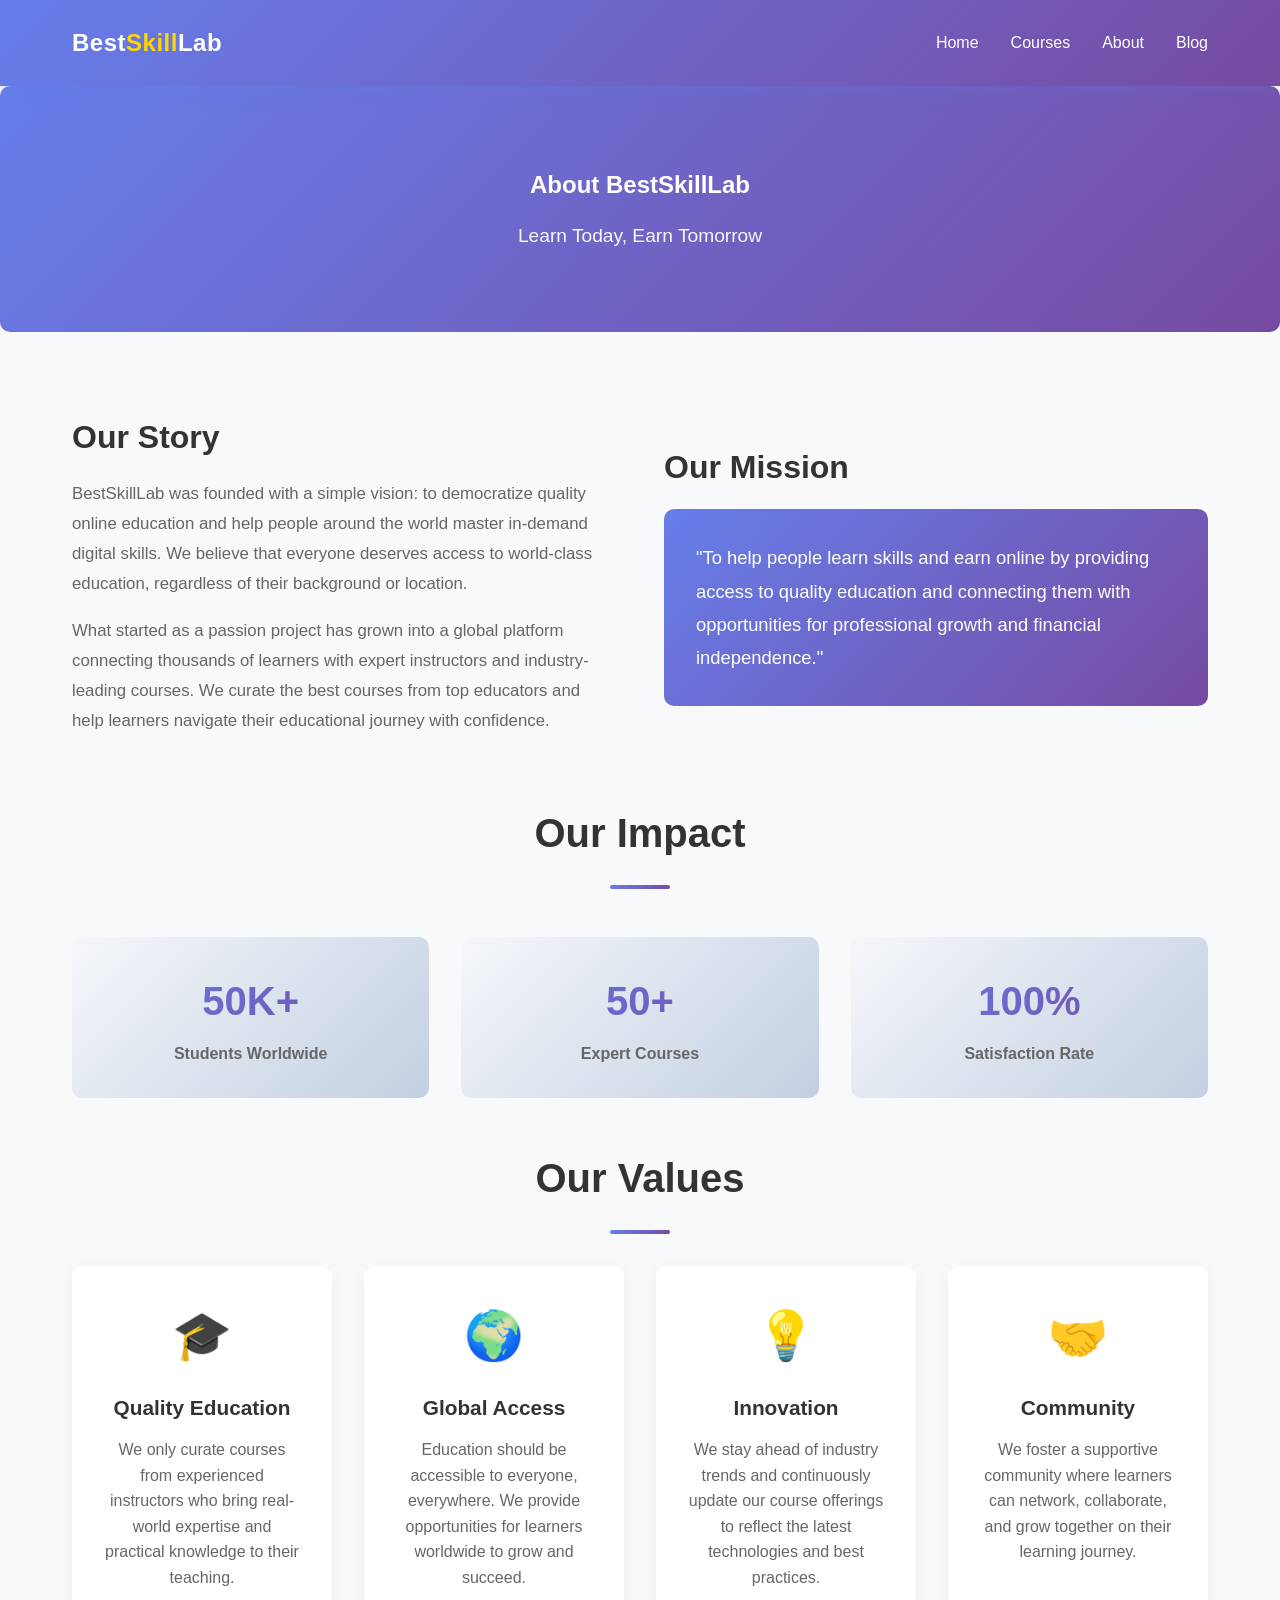
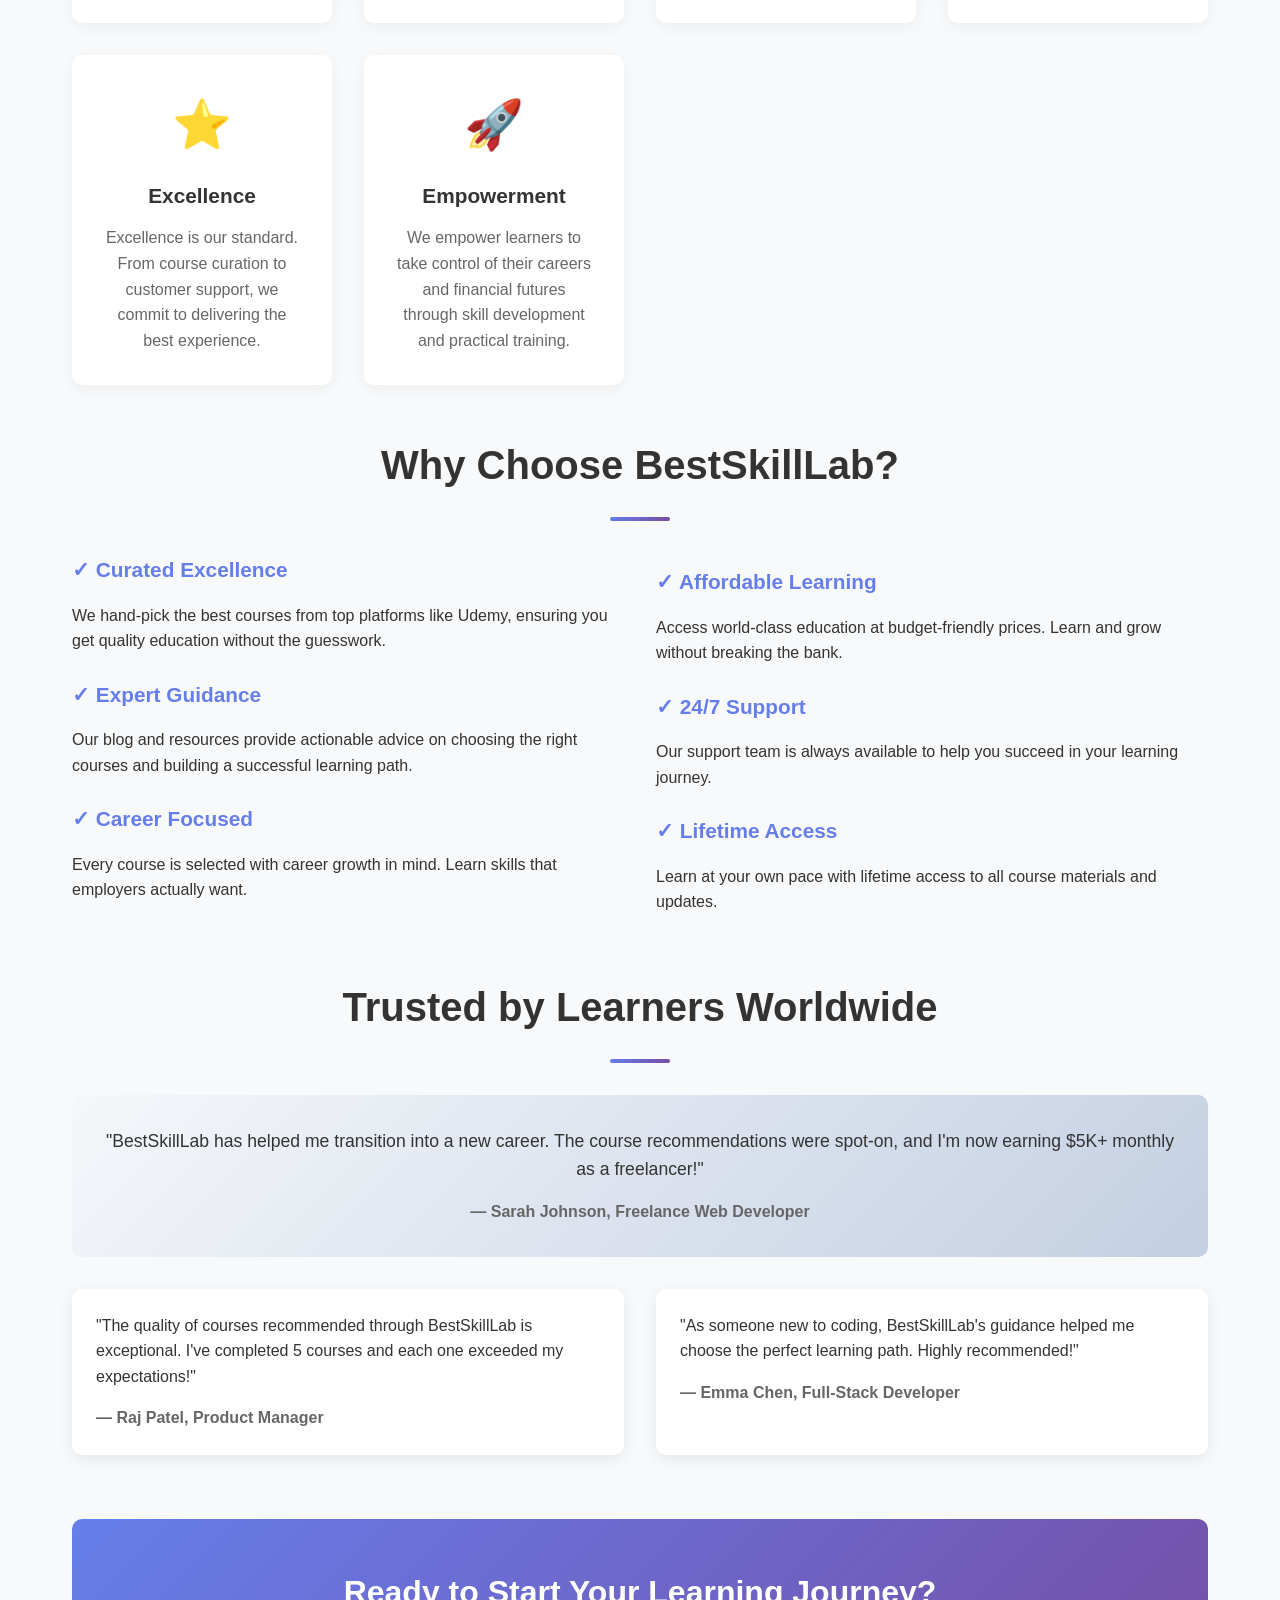
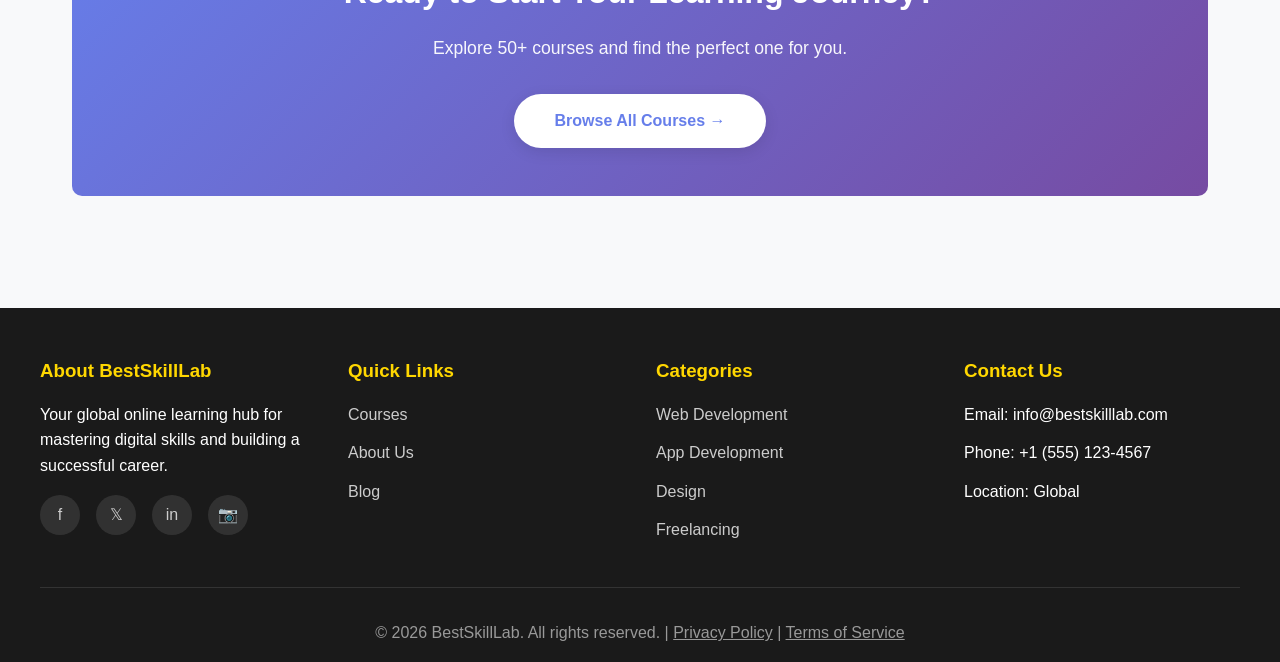
<file: about.html>
<!DOCTYPE html>
<html lang="en">
<head>
    <meta charset="UTF-8">
    <meta name="viewport" content="width=device-width, initial-scale=1.0">
    <meta name="description" content="About BestSkillLab - Our mission is to help people learn skills and earn online. Global online learning hub for digital skills.">
    <meta name="keywords" content="about BestSkillLab, online learning, skill development, mission, vision">
    <meta name="author" content="BestSkillLab">
    <meta property="og:title" content="About BestSkillLab">
    <meta property="og:description" content="Learn about BestSkillLab mission and our commitment to quality education">
    <title>About Us - BestSkillLab | Learn Today, Earn Tomorrow</title>
    <link rel="stylesheet" href="css/styles.css">
</head>
<body>
    <!-- HEADER & NAVBAR -->
    <header>
        <nav>
            <a href="index.html" class="logo">Best<span>Skill</span>Lab</a>
            <ul class="nav-menu">
                <li><a href="index.html">Home</a></li>
                <li><a href="courses.html">Courses</a></li>
                <li><a href="about.html">About</a></li>
                <li><a href="blog.html">Blog</a></li>
            </ul>
            <div class="hamburger">
                <span></span>
                <span></span>
                <span></span>
            </div>
        </nav>
    </header>

    <!-- ABOUT HERO -->
    <section class="about-hero">
        <div class="about-container">
            <h1>About BestSkillLab</h1>
            <p style="font-size: 1.2rem; margin-top: 1rem; opacity: 0.95;">Learn Today, Earn Tomorrow</p>
        </div>
    </section>

    <!-- MAIN ABOUT CONTENT -->
    <section class="about-container">
        <div class="about-content">
            <div>
                <h2>Our Story</h2>
                <p>
                    BestSkillLab was founded with a simple vision: to democratize quality online education and help people around the world master in-demand digital skills. We believe that everyone deserves access to world-class education, regardless of their background or location.
                </p>
                <p>
                    What started as a passion project has grown into a global platform connecting thousands of learners with expert instructors and industry-leading courses. We curate the best courses from top educators and help learners navigate their educational journey with confidence.
                </p>
            </div>
            <div>
                <h2>Our Mission</h2>
                <p style="background: linear-gradient(135deg, #667eea 0%, #764ba2 100%); color: white; padding: 2rem; border-radius: 10px; font-size: 1.15rem; font-weight: 500;">
                    "To help people learn skills and earn online by providing access to quality education and connecting them with opportunities for professional growth and financial independence."
                </p>
            </div>
        </div>

        <!-- STATS SECTION -->
        <h2 class="section-title" style="margin-top: 3rem;">Our Impact</h2>
        <div class="about-stats">
            <div class="stat-box">
                <div class="stat-number">50K+</div>
                <div class="stat-label">Students Worldwide</div>
            </div>
            <div class="stat-box">
                <div class="stat-number">50+</div>
                <div class="stat-label">Expert Courses</div>
            </div>
            <div class="stat-box">
                <div class="stat-number">100%</div>
                <div class="stat-label">Satisfaction Rate</div>
            </div>
        </div>

        <!-- VALUES SECTION -->
        <h2 class="section-title" style="margin-top: 3rem;">Our Values</h2>
        <div class="benefits-grid" style="margin-top: 2rem;">
            <div class="benefit-card">
                <div class="benefit-icon">🎓</div>
                <h3>Quality Education</h3>
                <p>We only curate courses from experienced instructors who bring real-world expertise and practical knowledge to their teaching.</p>
            </div>
            <div class="benefit-card">
                <div class="benefit-icon">🌍</div>
                <h3>Global Access</h3>
                <p>Education should be accessible to everyone, everywhere. We provide opportunities for learners worldwide to grow and succeed.</p>
            </div>
            <div class="benefit-card">
                <div class="benefit-icon">💡</div>
                <h3>Innovation</h3>
                <p>We stay ahead of industry trends and continuously update our course offerings to reflect the latest technologies and best practices.</p>
            </div>
            <div class="benefit-card">
                <div class="benefit-icon">🤝</div>
                <h3>Community</h3>
                <p>We foster a supportive community where learners can network, collaborate, and grow together on their learning journey.</p>
            </div>
            <div class="benefit-card">
                <div class="benefit-icon">⭐</div>
                <h3>Excellence</h3>
                <p>Excellence is our standard. From course curation to customer support, we commit to delivering the best experience.</p>
            </div>
            <div class="benefit-card">
                <div class="benefit-icon">🚀</div>
                <h3>Empowerment</h3>
                <p>We empower learners to take control of their careers and financial futures through skill development and practical training.</p>
            </div>
        </div>

        <!-- WHY CHOOSE US -->
        <h2 class="section-title" style="margin-top: 3rem;">Why Choose BestSkillLab?</h2>
        <div style="display: grid; grid-template-columns: 1fr 1fr; gap: 2rem; margin-top: 2rem; align-items: center;">
            <div>
                <h3 style="font-size: 1.3rem; color: #667eea; margin-bottom: 1rem;">✓ Curated Excellence</h3>
                <p style="margin-bottom: 1.5rem;">We hand-pick the best courses from top platforms like Udemy, ensuring you get quality education without the guesswork.</p>

                <h3 style="font-size: 1.3rem; color: #667eea; margin-bottom: 1rem;">✓ Expert Guidance</h3>
                <p style="margin-bottom: 1.5rem;">Our blog and resources provide actionable advice on choosing the right courses and building a successful learning path.</p>

                <h3 style="font-size: 1.3rem; color: #667eea; margin-bottom: 1rem;">✓ Career Focused</h3>
                <p style="margin-bottom: 1.5rem;">Every course is selected with career growth in mind. Learn skills that employers actually want.</p>
            </div>
            <div>
                <h3 style="font-size: 1.3rem; color: #667eea; margin-bottom: 1rem;">✓ Affordable Learning</h3>
                <p style="margin-bottom: 1.5rem;">Access world-class education at budget-friendly prices. Learn and grow without breaking the bank.</p>

                <h3 style="font-size: 1.3rem; color: #667eea; margin-bottom: 1rem;">✓ 24/7 Support</h3>
                <p style="margin-bottom: 1.5rem;">Our support team is always available to help you succeed in your learning journey.</p>

                <h3 style="font-size: 1.3rem; color: #667eea; margin-bottom: 1rem;">✓ Lifetime Access</h3>
                <p>Learn at your own pace with lifetime access to all course materials and updates.</p>
            </div>
        </div>

        <!-- TRUST BUILDING SECTION -->
        <h2 class="section-title" style="margin-top: 3rem;">Trusted by Learners Worldwide</h2>
        <div style="background: linear-gradient(135deg, #f5f7fa 0%, #c3cfe2 100%); padding: 2rem; border-radius: 10px; margin-top: 2rem; text-align: center;">
            <p style="font-size: 1.1rem; color: #333; margin-bottom: 1rem;">
                "BestSkillLab has helped me transition into a new career. The course recommendations were spot-on, and I'm now earning $5K+ monthly as a freelancer!"
            </p>
            <p style="color: #666; font-weight: 600;">— Sarah Johnson, Freelance Web Developer</p>
        </div>

        <div style="display: grid; grid-template-columns: 1fr 1fr; gap: 2rem; margin-top: 2rem;">
            <div style="background: white; padding: 1.5rem; border-radius: 10px; box-shadow: 0 4px 15px rgba(0,0,0,0.08);">
                <p style="font-size: 1rem; color: #333; margin-bottom: 1rem;">
                    "The quality of courses recommended through BestSkillLab is exceptional. I've completed 5 courses and each one exceeded my expectations!"
                </p>
                <p style="color: #666; font-weight: 600;">— Raj Patel, Product Manager</p>
            </div>
            <div style="background: white; padding: 1.5rem; border-radius: 10px; box-shadow: 0 4px 15px rgba(0,0,0,0.08);">
                <p style="font-size: 1rem; color: #333; margin-bottom: 1rem;">
                    "As someone new to coding, BestSkillLab's guidance helped me choose the perfect learning path. Highly recommended!"
                </p>
                <p style="color: #666; font-weight: 600;">— Emma Chen, Full-Stack Developer</p>
            </div>
        </div>

        <!-- CTA SECTION -->
        <div style="text-align: center; margin-top: 4rem; padding: 3rem; background: linear-gradient(135deg, #667eea 0%, #764ba2 100%); border-radius: 10px; color: white;">
            <h2 style="font-size: 2rem; margin-bottom: 1rem;">Ready to Start Your Learning Journey?</h2>
            <p style="font-size: 1.1rem; margin-bottom: 2rem; opacity: 0.95;">Explore 50+ courses and find the perfect one for you.</p>
            <a href="courses.html" class="btn btn-secondary">Browse All Courses →</a>
        </div>
    </section>

    <!-- FOOTER -->
    <footer>
        <div class="footer-container">
            <div class="footer-grid">
                <div class="footer-section">
                    <h3>About BestSkillLab</h3>
                    <p>Your global online learning hub for mastering digital skills and building a successful career.</p>
                    <div class="social-links">
                        <a href="#" title="Facebook">f</a>
                        <a href="#" title="Twitter">𝕏</a>
                        <a href="#" title="LinkedIn">in</a>
                        <a href="#" title="Instagram">📷</a>
                    </div>
                </div>
                <div class="footer-section">
                    <h3>Quick Links</h3>
                    <ul>
                        <li><a href="courses.html">Courses</a></li>
                        <li><a href="about.html">About Us</a></li>
                        <li><a href="blog.html">Blog</a></li>
                    </ul>
                </div>
                <div class="footer-section">
                    <h3>Categories</h3>
                    <ul>
                        <li><a href="courses.html?filter=web">Web Development</a></li>
                        <li><a href="courses.html?filter=app">App Development</a></li>
                        <li><a href="courses.html?filter=design">Design</a></li>
                        <li><a href="courses.html?filter=freelance">Freelancing</a></li>
                    </ul>
                </div>
                <div class="footer-section">
                    <h3>Contact Us</h3>
                    <ul>
                        <li>Email: info@bestskilllab.com</li>
                        <li>Phone: +1 (555) 123-4567</li>
                        <li>Location: Global</li>
                    </ul>
                </div>
            </div>
            <div class="footer-bottom">
                <p>&copy; 2026 BestSkillLab. All rights reserved. | <a href="#" style="color: #999;">Privacy Policy</a> | <a href="#" style="color: #999;">Terms of Service</a></p>
            </div>
        </div>
    </footer>

    <script src="js/main.js"></script>
</body>
</html>
</file>
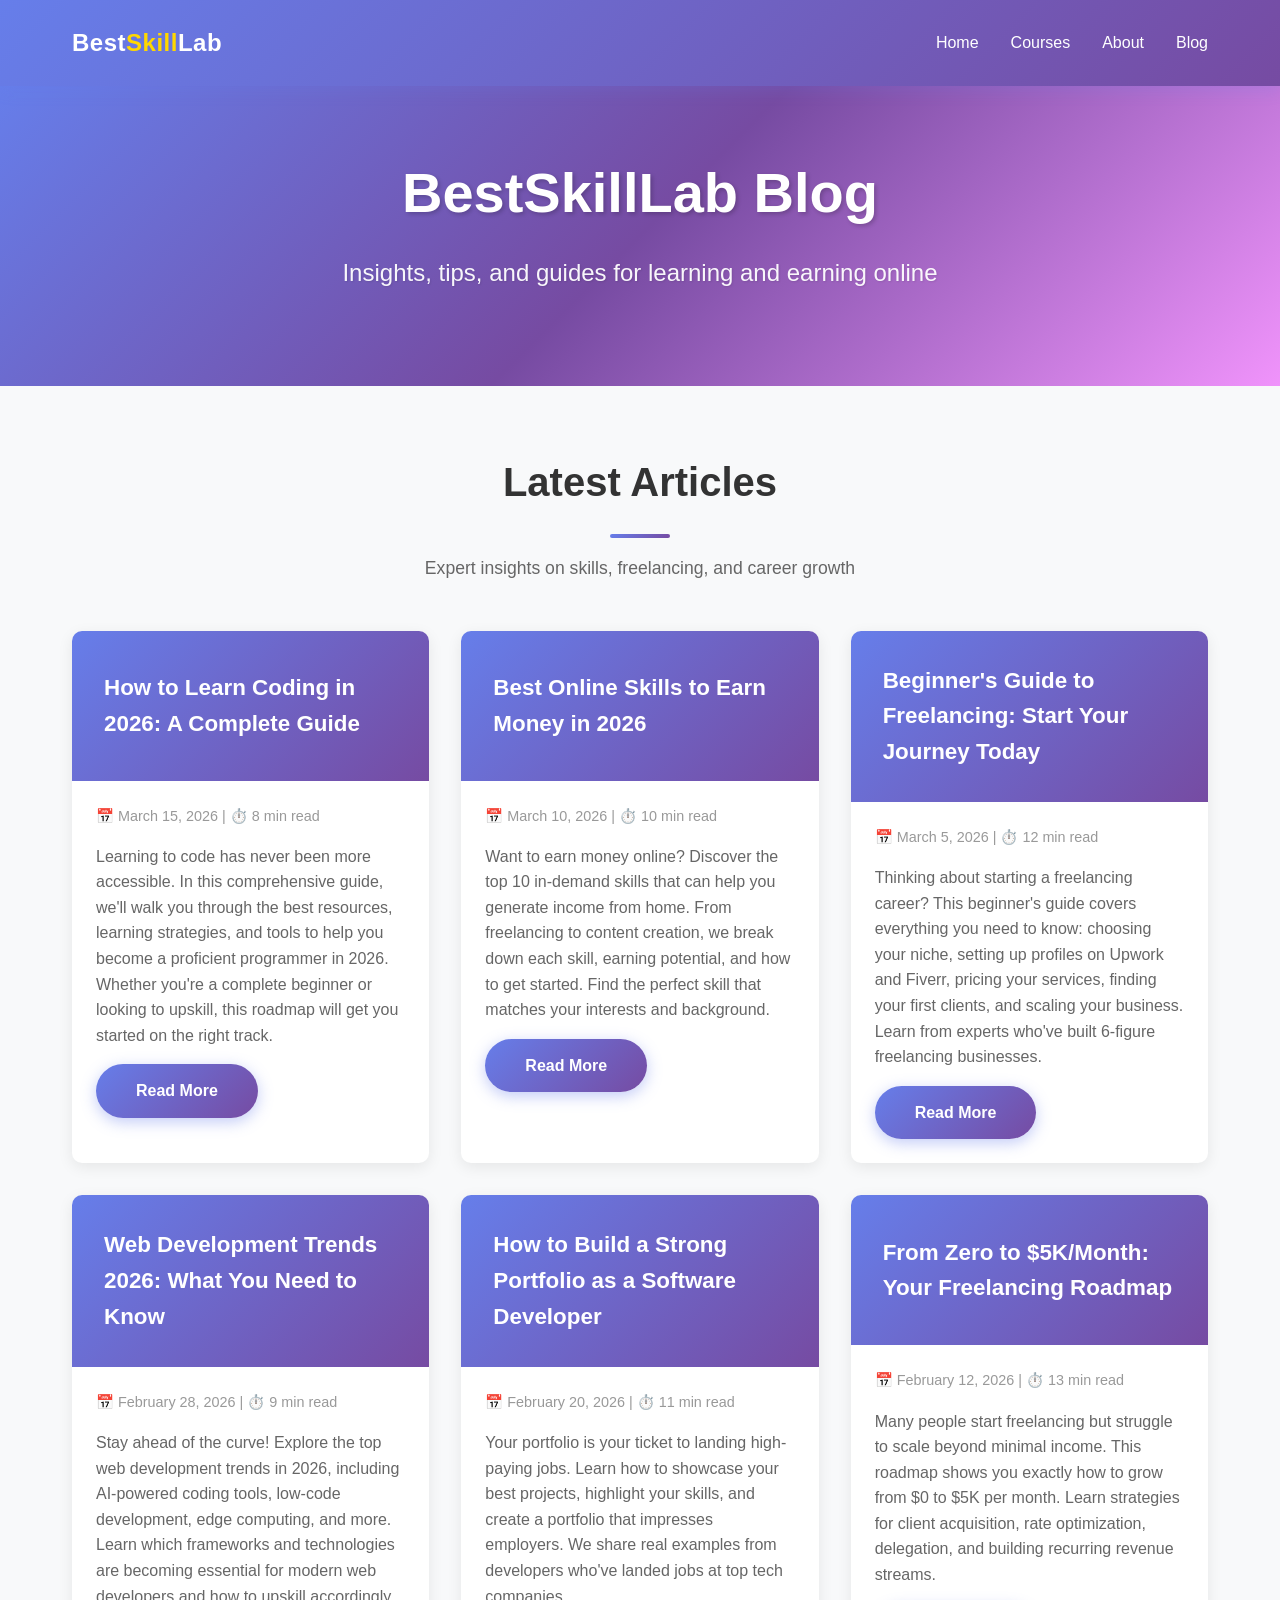
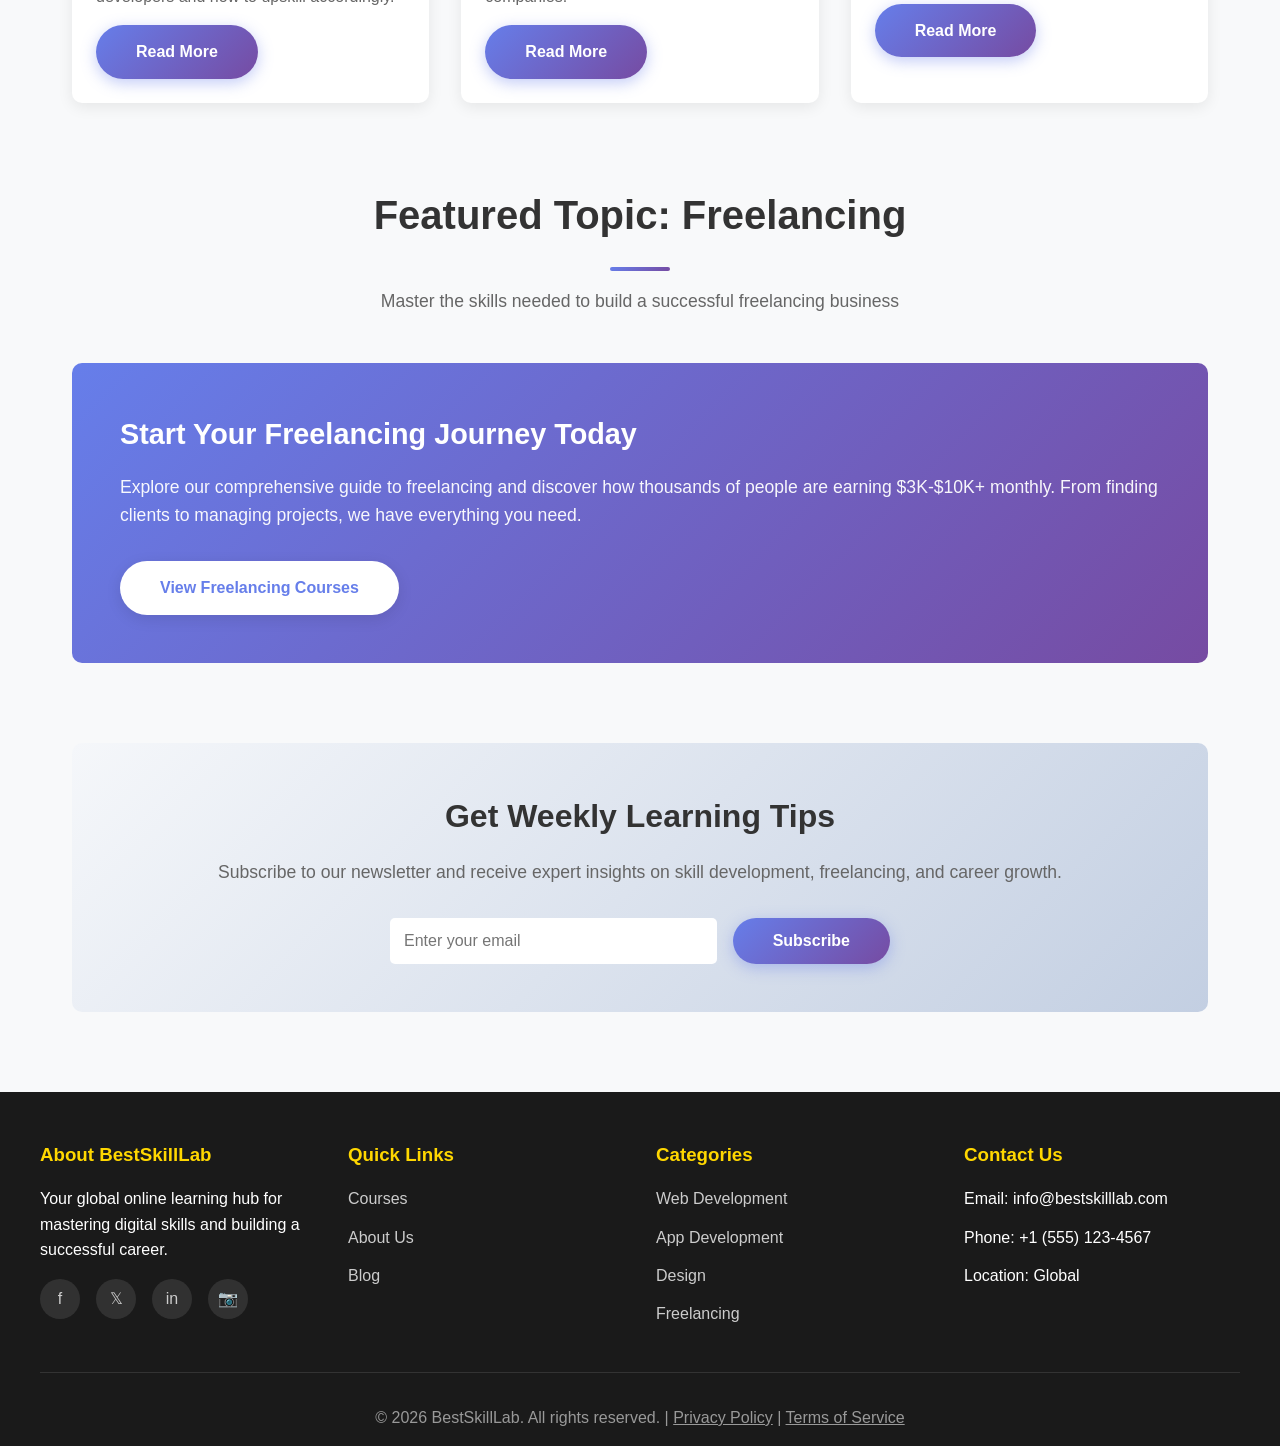
<file: blog.html>
<!DOCTYPE html>
<html lang="en">
<head>
    <meta charset="UTF-8">
    <meta name="viewport" content="width=device-width, initial-scale=1.0">
    <meta name="description" content="BestSkillLab Blog - Learn about coding, freelancing, online skills, and career development tips. Expert insights and guides for learners.">
    <meta name="keywords" content="blog, coding, freelancing, online skills, career development, learning tips">
    <meta name="author" content="BestSkillLab">
    <meta property="og:title" content="BestSkillLab Blog">
    <meta property="og:description" content="Expert articles on learning and earning online">
    <title>Blog - BestSkillLab | Learning & Career Tips</title>
    <link rel="stylesheet" href="css/styles.css">
</head>
<body>
    <!-- HEADER & NAVBAR -->
    <header>
        <nav>
            <a href="index.html" class="logo">Best<span>Skill</span>Lab</a>
            <ul class="nav-menu">
                <li><a href="index.html">Home</a></li>
                <li><a href="courses.html">Courses</a></li>
                <li><a href="about.html">About</a></li>
                <li><a href="blog.html">Blog</a></li>
            </ul>
            <div class="hamburger">
                <span></span>
                <span></span>
                <span></span>
            </div>
        </nav>
    </header>

    <!-- HERO SECTION -->
    <section class="hero" style="min-height: 300px; padding: 3rem 2rem;">
        <div class="hero-content">
            <h1>BestSkillLab Blog</h1>
            <p>Insights, tips, and guides for learning and earning online</p>
        </div>
    </section>

    <!-- BLOG SECTION -->
    <section class="blog-section">
        <h2 class="section-title">Latest Articles</h2>
        <p class="section-subtitle">Expert insights on skills, freelancing, and career growth</p>

        <div class="blog-grid">
            <!-- Blog Post 1 -->
            <div class="blog-card">
                <div class="blog-header">
                    <h3>How to Learn Coding in 2026: A Complete Guide</h3>
                </div>
                <div class="blog-body">
                    <p class="blog-meta">📅 March 15, 2026 | ⏱️ 8 min read</p>
                    <p class="blog-excerpt">
                        Learning to code has never been more accessible. In this comprehensive guide, we'll walk you through the best resources, learning strategies, and tools to help you become a proficient programmer in 2026. Whether you're a complete beginner or looking to upskill, this roadmap will get you started on the right track.
                    </p>
                    <a href="#" class="btn btn-primary">Read More</a>
                </div>
            </div>

            <!-- Blog Post 2 -->
            <div class="blog-card">
                <div class="blog-header">
                    <h3>Best Online Skills to Earn Money in 2026</h3>
                </div>
                <div class="blog-body">
                    <p class="blog-meta">📅 March 10, 2026 | ⏱️ 10 min read</p>
                    <p class="blog-excerpt">
                        Want to earn money online? Discover the top 10 in-demand skills that can help you generate income from home. From freelancing to content creation, we break down each skill, earning potential, and how to get started. Find the perfect skill that matches your interests and background.
                    </p>
                    <a href="#" class="btn btn-primary">Read More</a>
                </div>
            </div>

            <!-- Blog Post 3 -->
            <div class="blog-card">
                <div class="blog-header">
                    <h3>Beginner's Guide to Freelancing: Start Your Journey Today</h3>
                </div>
                <div class="blog-body">
                    <p class="blog-meta">📅 March 5, 2026 | ⏱️ 12 min read</p>
                    <p class="blog-excerpt">
                        Thinking about starting a freelancing career? This beginner's guide covers everything you need to know: choosing your niche, setting up profiles on Upwork and Fiverr, pricing your services, finding your first clients, and scaling your business. Learn from experts who've built 6-figure freelancing businesses.
                    </p>
                    <a href="#" class="btn btn-primary">Read More</a>
                </div>
            </div>

            <!-- Blog Post 4 -->
            <div class="blog-card">
                <div class="blog-header">
                    <h3>Web Development Trends 2026: What You Need to Know</h3>
                </div>
                <div class="blog-body">
                    <p class="blog-meta">📅 February 28, 2026 | ⏱️ 9 min read</p>
                    <p class="blog-excerpt">
                        Stay ahead of the curve! Explore the top web development trends in 2026, including AI-powered coding tools, low-code development, edge computing, and more. Learn which frameworks and technologies are becoming essential for modern web developers and how to upskill accordingly.
                    </p>
                    <a href="#" class="btn btn-primary">Read More</a>
                </div>
            </div>

            <!-- Blog Post 5 -->
            <div class="blog-card">
                <div class="blog-header">
                    <h3>How to Build a Strong Portfolio as a Software Developer</h3>
                </div>
                <div class="blog-body">
                    <p class="blog-meta">📅 February 20, 2026 | ⏱️ 11 min read</p>
                    <p class="blog-excerpt">
                        Your portfolio is your ticket to landing high-paying jobs. Learn how to showcase your best projects, highlight your skills, and create a portfolio that impresses employers. We share real examples from developers who've landed jobs at top tech companies.
                    </p>
                    <a href="#" class="btn btn-primary">Read More</a>
                </div>
            </div>

            <!-- Blog Post 6 -->
            <div class="blog-card">
                <div class="blog-header">
                    <h3>From Zero to $5K/Month: Your Freelancing Roadmap</h3>
                </div>
                <div class="blog-body">
                    <p class="blog-meta">📅 February 12, 2026 | ⏱️ 13 min read</p>
                    <p class="blog-excerpt">
                        Many people start freelancing but struggle to scale beyond minimal income. This roadmap shows you exactly how to grow from $0 to $5K per month. Learn strategies for client acquisition, rate optimization, delegation, and building recurring revenue streams.
                    </p>
                    <a href="#" class="btn btn-primary">Read More</a>
                </div>
            </div>
        </div>
    </section>

    <!-- FEATURED ARTICLES SECTION -->
    <section style="max-width: 1200px; margin: 5rem auto; padding: 0 2rem;">
        <h2 class="section-title">Featured Topic: Freelancing</h2>
        <p class="section-subtitle">Master the skills needed to build a successful freelancing business</p>

        <div style="background: linear-gradient(135deg, #667eea 0%, #764ba2 100%); color: white; padding: 3rem; border-radius: 10px; margin-top: 2rem;">
            <h3 style="font-size: 1.8rem; margin-bottom: 1rem;">Start Your Freelancing Journey Today</h3>
            <p style="font-size: 1.1rem; margin-bottom: 2rem; opacity: 0.95;">
                Explore our comprehensive guide to freelancing and discover how thousands of people are earning $3K-$10K+ monthly. From finding clients to managing projects, we have everything you need.
            </p>
            <a href="courses.html?filter=freelance" class="btn btn-secondary">View Freelancing Courses</a>
        </div>
    </section>

    <!-- NEWSLETTER SECTION -->
    <section style="max-width: 1200px; margin: 4rem auto; padding: 0 2rem;">
        <div style="background: linear-gradient(135deg, #f5f7fa 0%, #c3cfe2 100%); padding: 3rem; border-radius: 10px; text-align: center;">
            <h2 style="font-size: 2rem; margin-bottom: 1rem; color: #333;">Get Weekly Learning Tips</h2>
            <p style="font-size: 1.1rem; margin-bottom: 2rem; color: #666;">Subscribe to our newsletter and receive expert insights on skill development, freelancing, and career growth.</p>
            <form style="display: flex; gap: 1rem; max-width: 500px; margin: 0 auto; flex-wrap: wrap;">
                <input type="email" placeholder="Enter your email" style="flex: 1; padding: 0.875rem; border: none; border-radius: 5px; font-size: 1rem;" required>
                <button type="submit" class="btn btn-primary" style="margin: 0;">Subscribe</button>
            </form>
        </div>
    </section>

    <!-- FOOTER -->
    <footer>
        <div class="footer-container">
            <div class="footer-grid">
                <div class="footer-section">
                    <h3>About BestSkillLab</h3>
                    <p>Your global online learning hub for mastering digital skills and building a successful career.</p>
                    <div class="social-links">
                        <a href="#" title="Facebook">f</a>
                        <a href="#" title="Twitter">𝕏</a>
                        <a href="#" title="LinkedIn">in</a>
                        <a href="#" title="Instagram">📷</a>
                    </div>
                </div>
                <div class="footer-section">
                    <h3>Quick Links</h3>
                    <ul>
                        <li><a href="courses.html">Courses</a></li>
                        <li><a href="about.html">About Us</a></li>
                        <li><a href="blog.html">Blog</a></li>
                    </ul>
                </div>
                <div class="footer-section">
                    <h3>Categories</h3>
                    <ul>
                        <li><a href="courses.html?filter=web">Web Development</a></li>
                        <li><a href="courses.html?filter=app">App Development</a></li>
                        <li><a href="courses.html?filter=design">Design</a></li>
                        <li><a href="courses.html?filter=freelance">Freelancing</a></li>
                    </ul>
                </div>
                <div class="footer-section">
                    <h3>Contact Us</h3>
                    <ul>
                        <li>Email: info@bestskilllab.com</li>
                        <li>Phone: +1 (555) 123-4567</li>
                        <li>Location: Global</li>
                    </ul>
                </div>
            </div>
            <div class="footer-bottom">
                <p>&copy; 2026 BestSkillLab. All rights reserved. | <a href="#" style="color: #999;">Privacy Policy</a> | <a href="#" style="color: #999;">Terms of Service</a></p>
            </div>
        </div>
    </footer>

    <script src="js/main.js"></script>
</body>
</html>
</file>
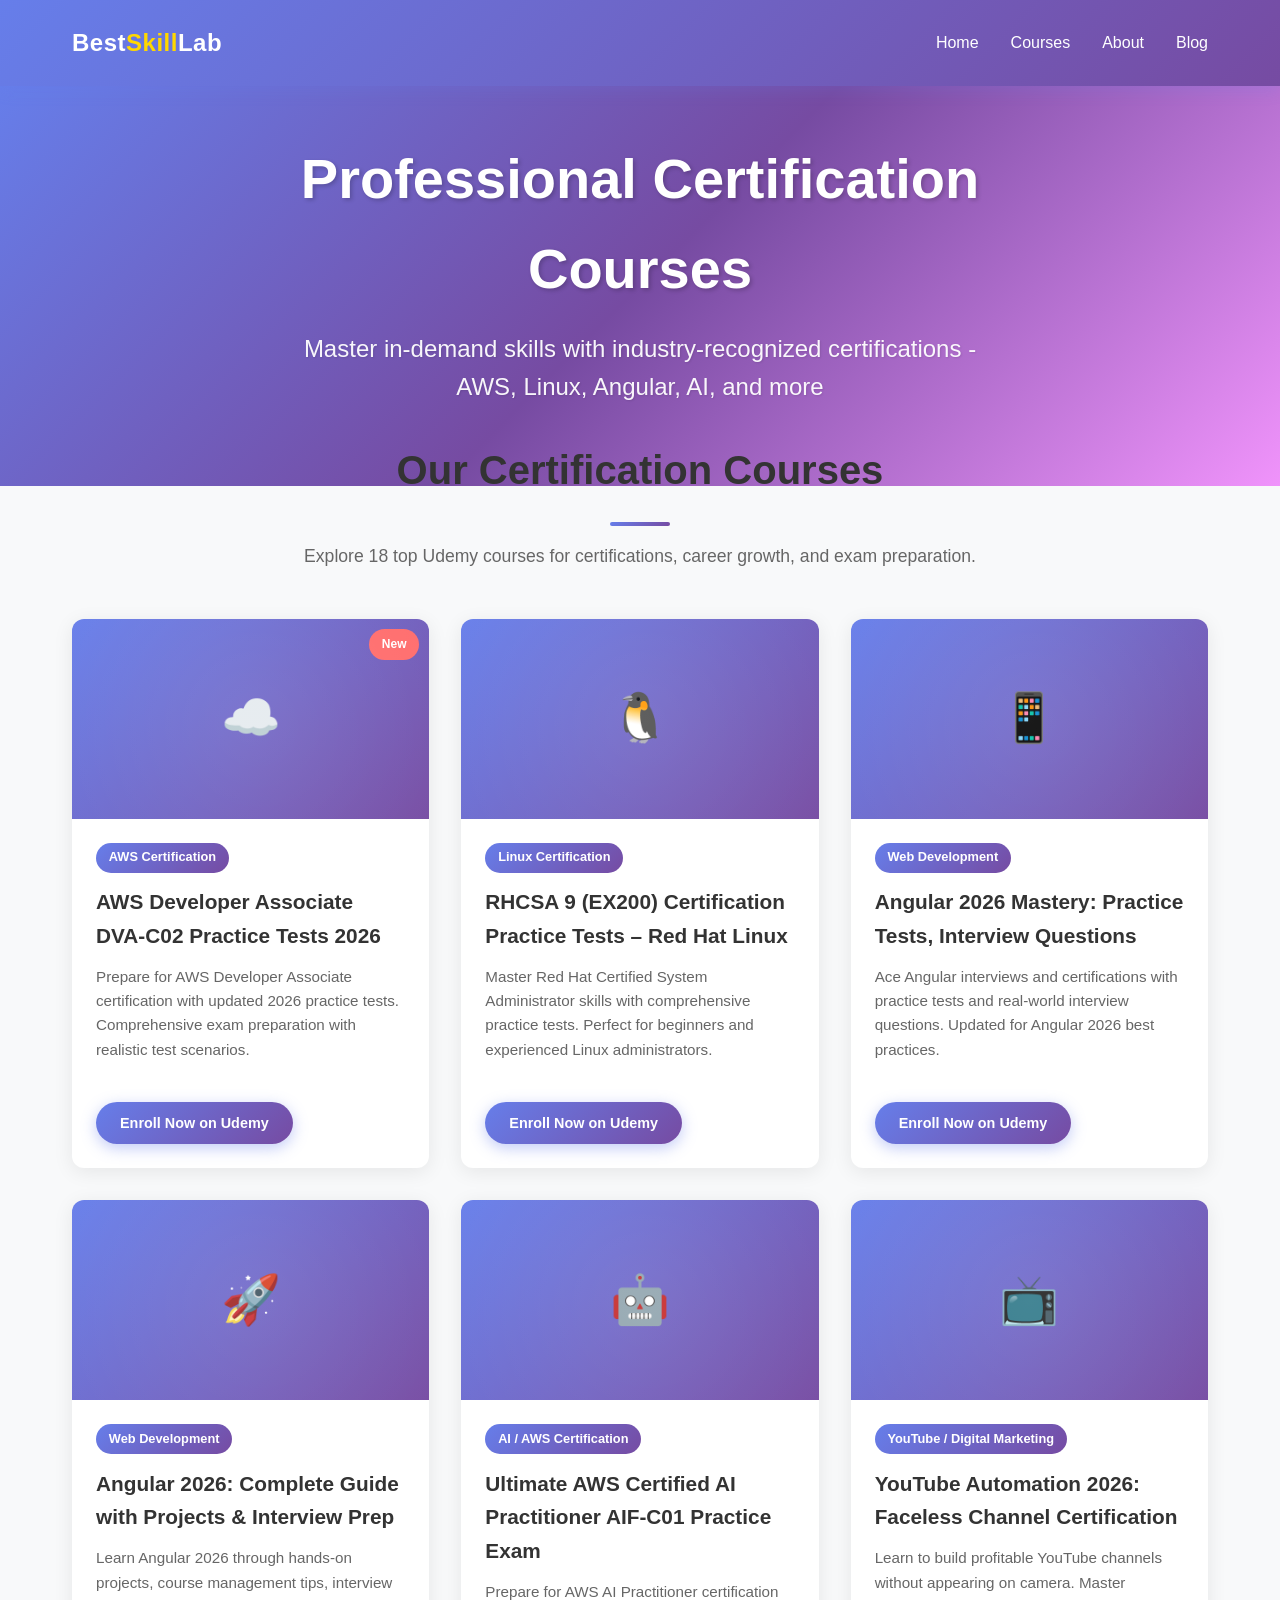
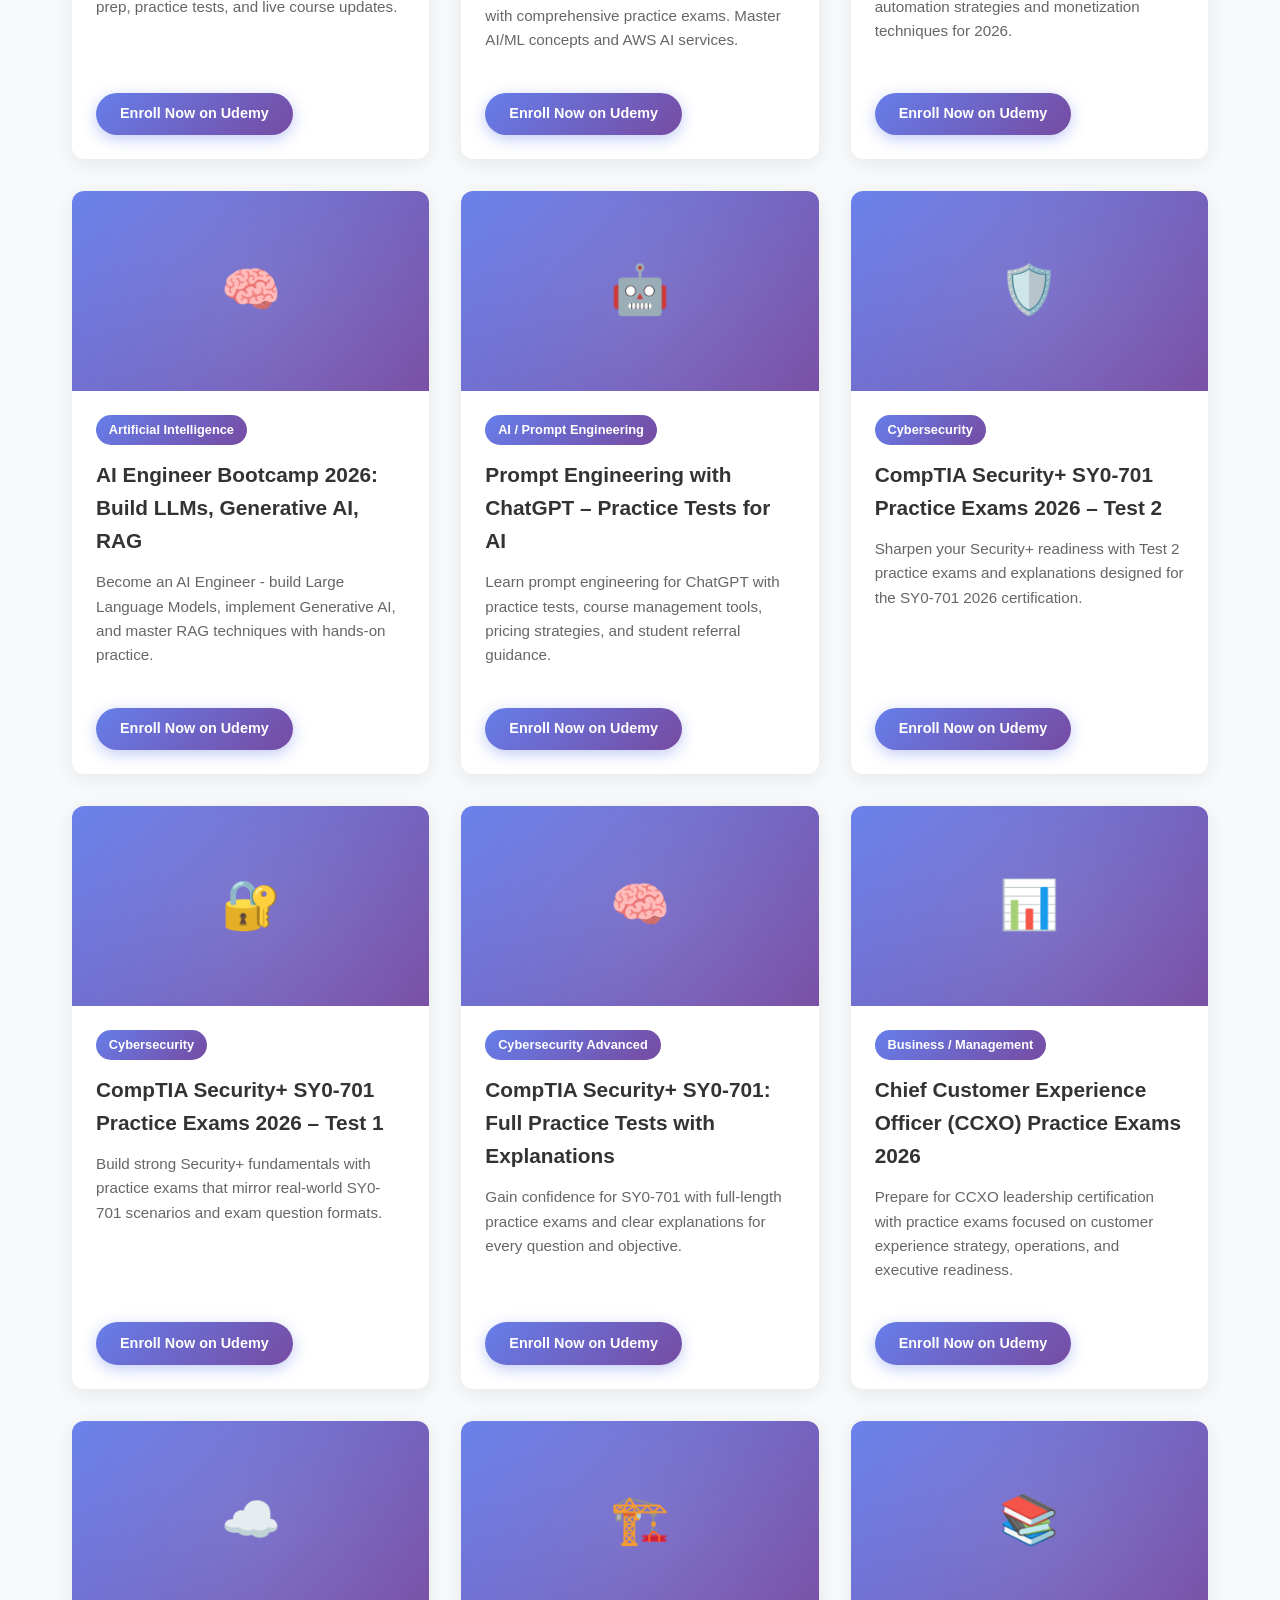
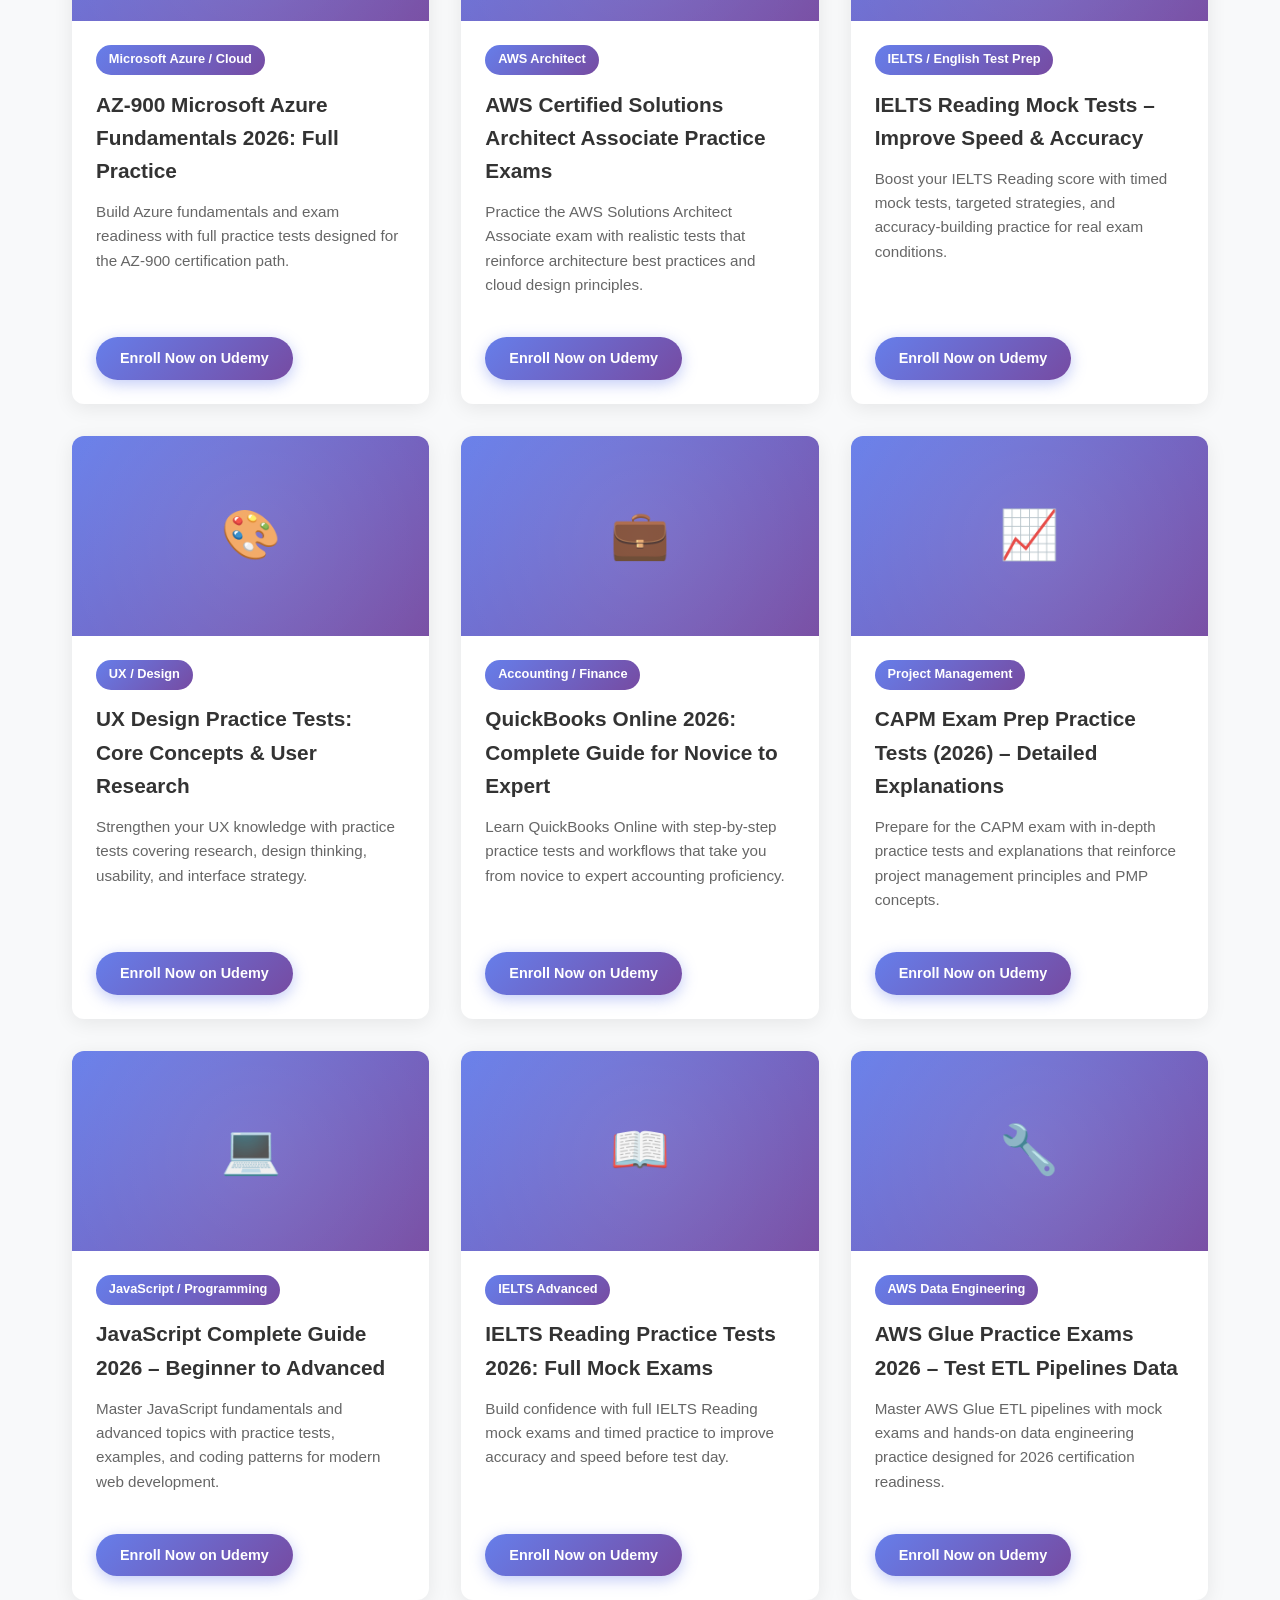
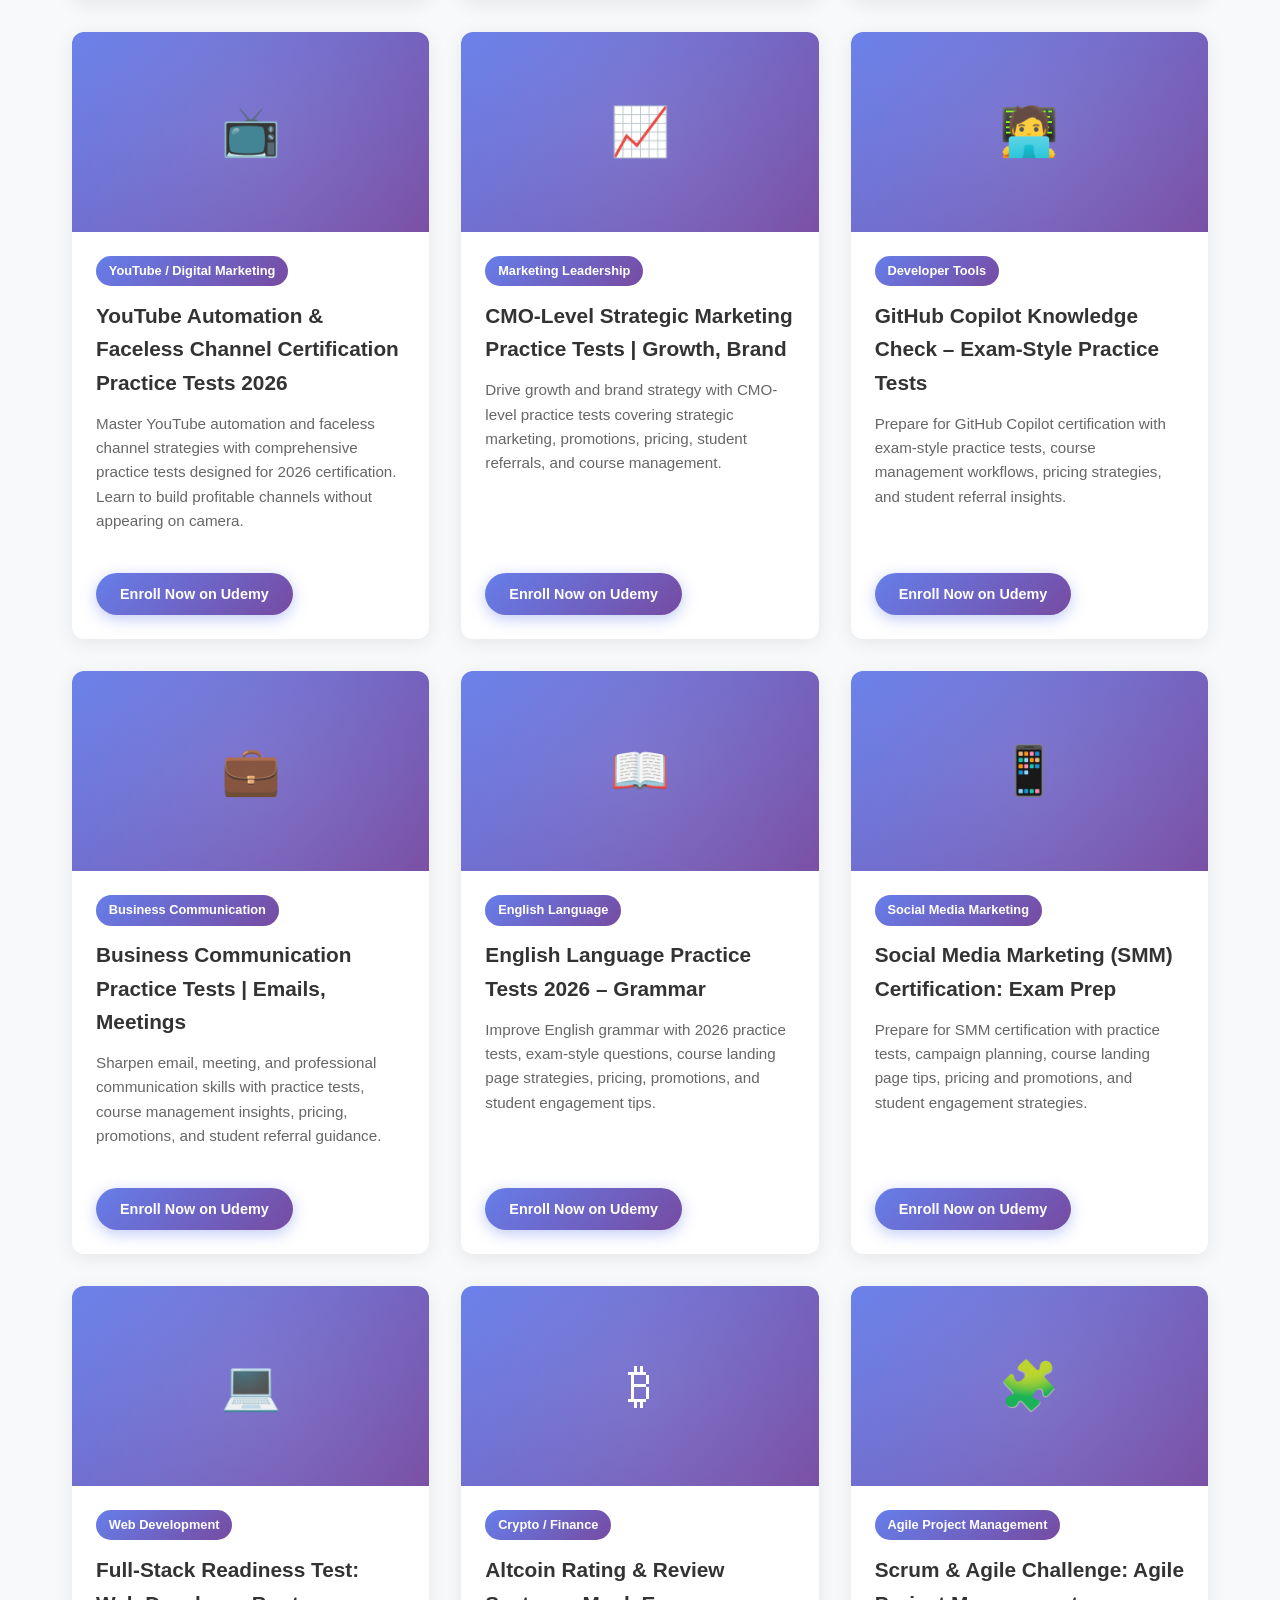
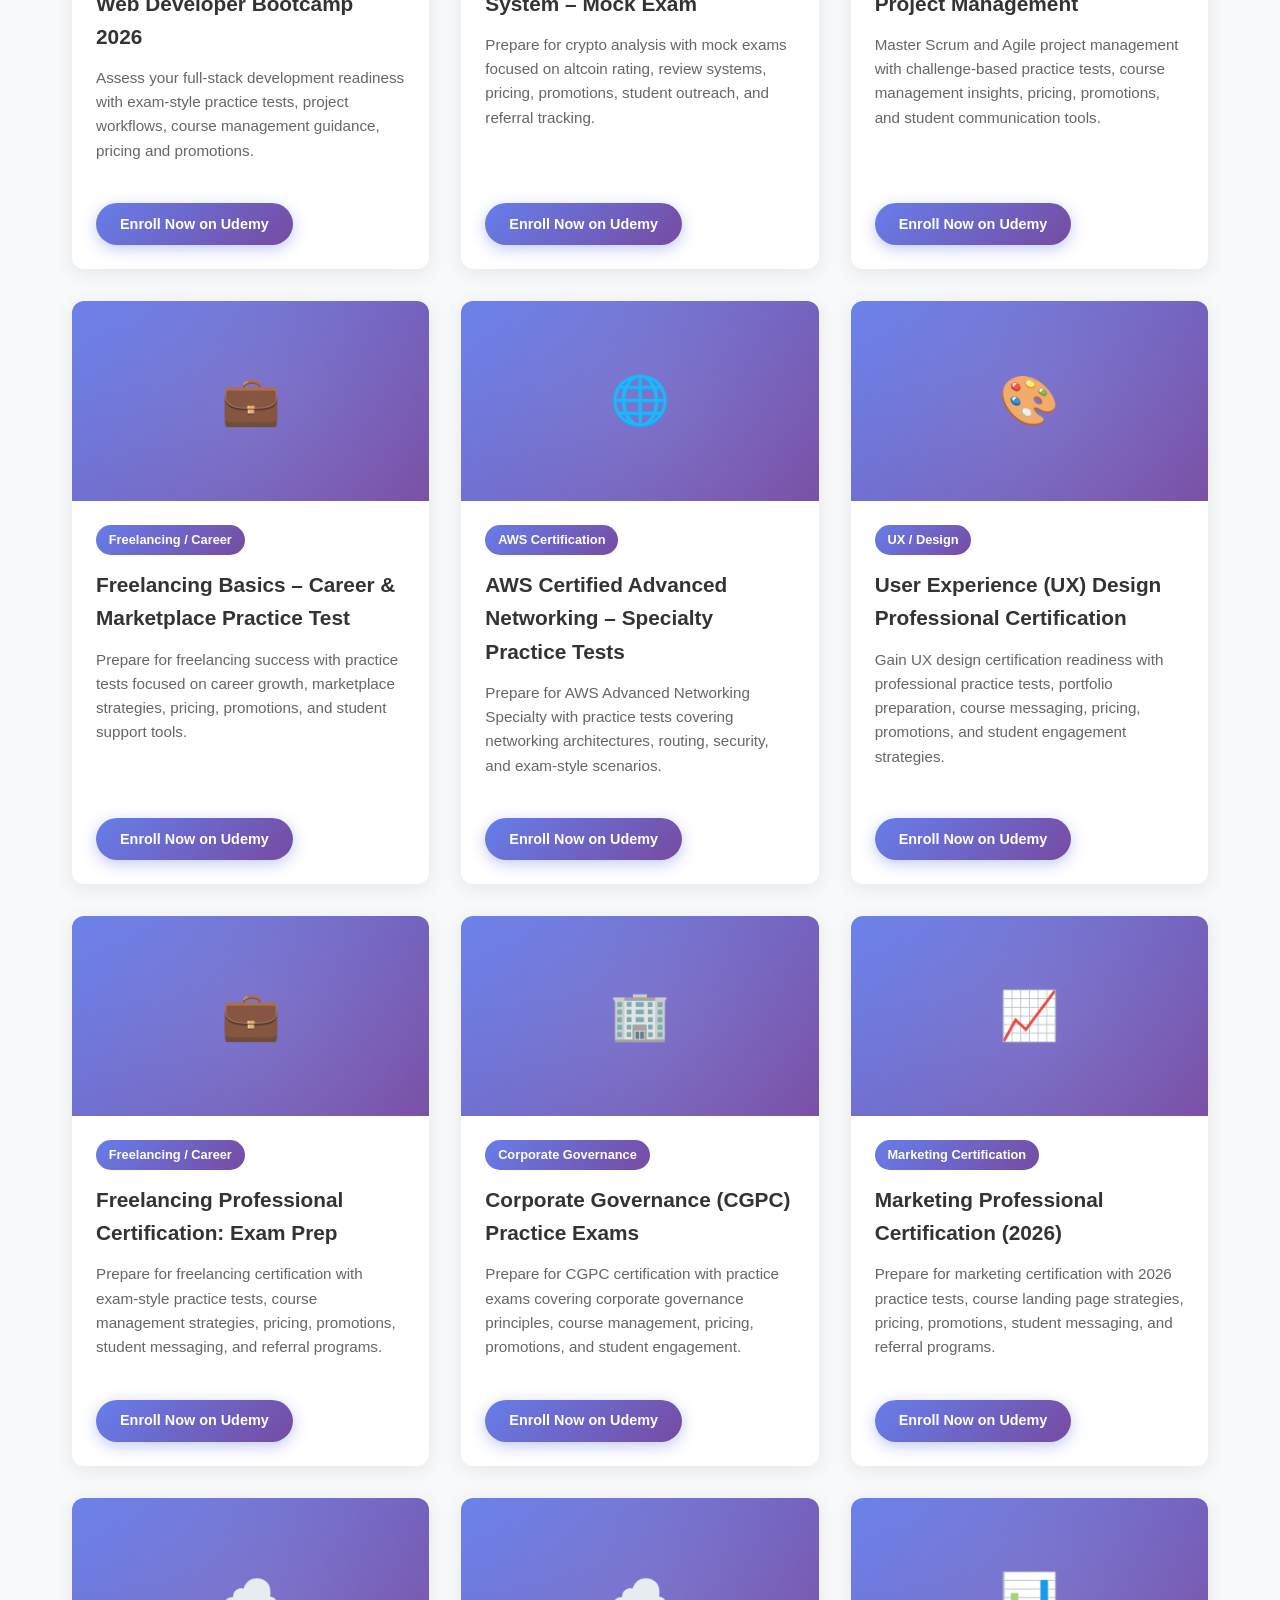
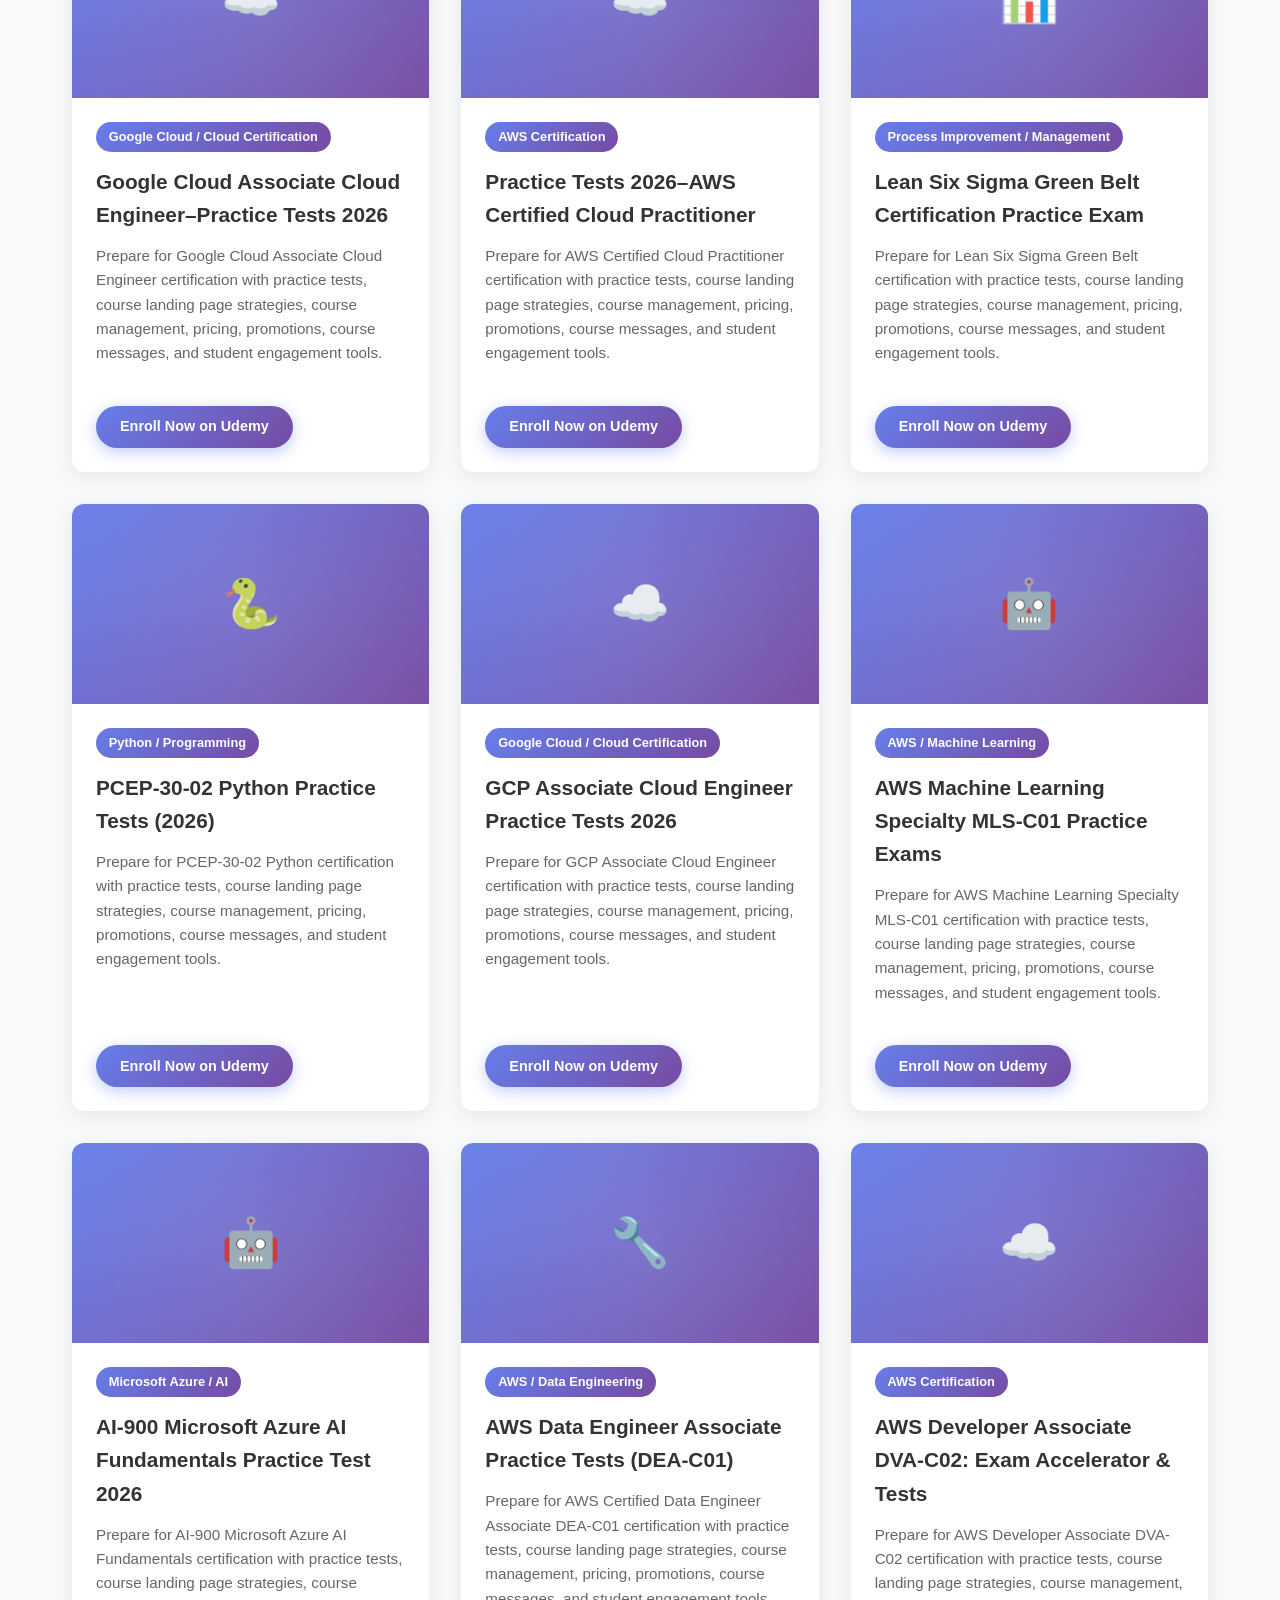
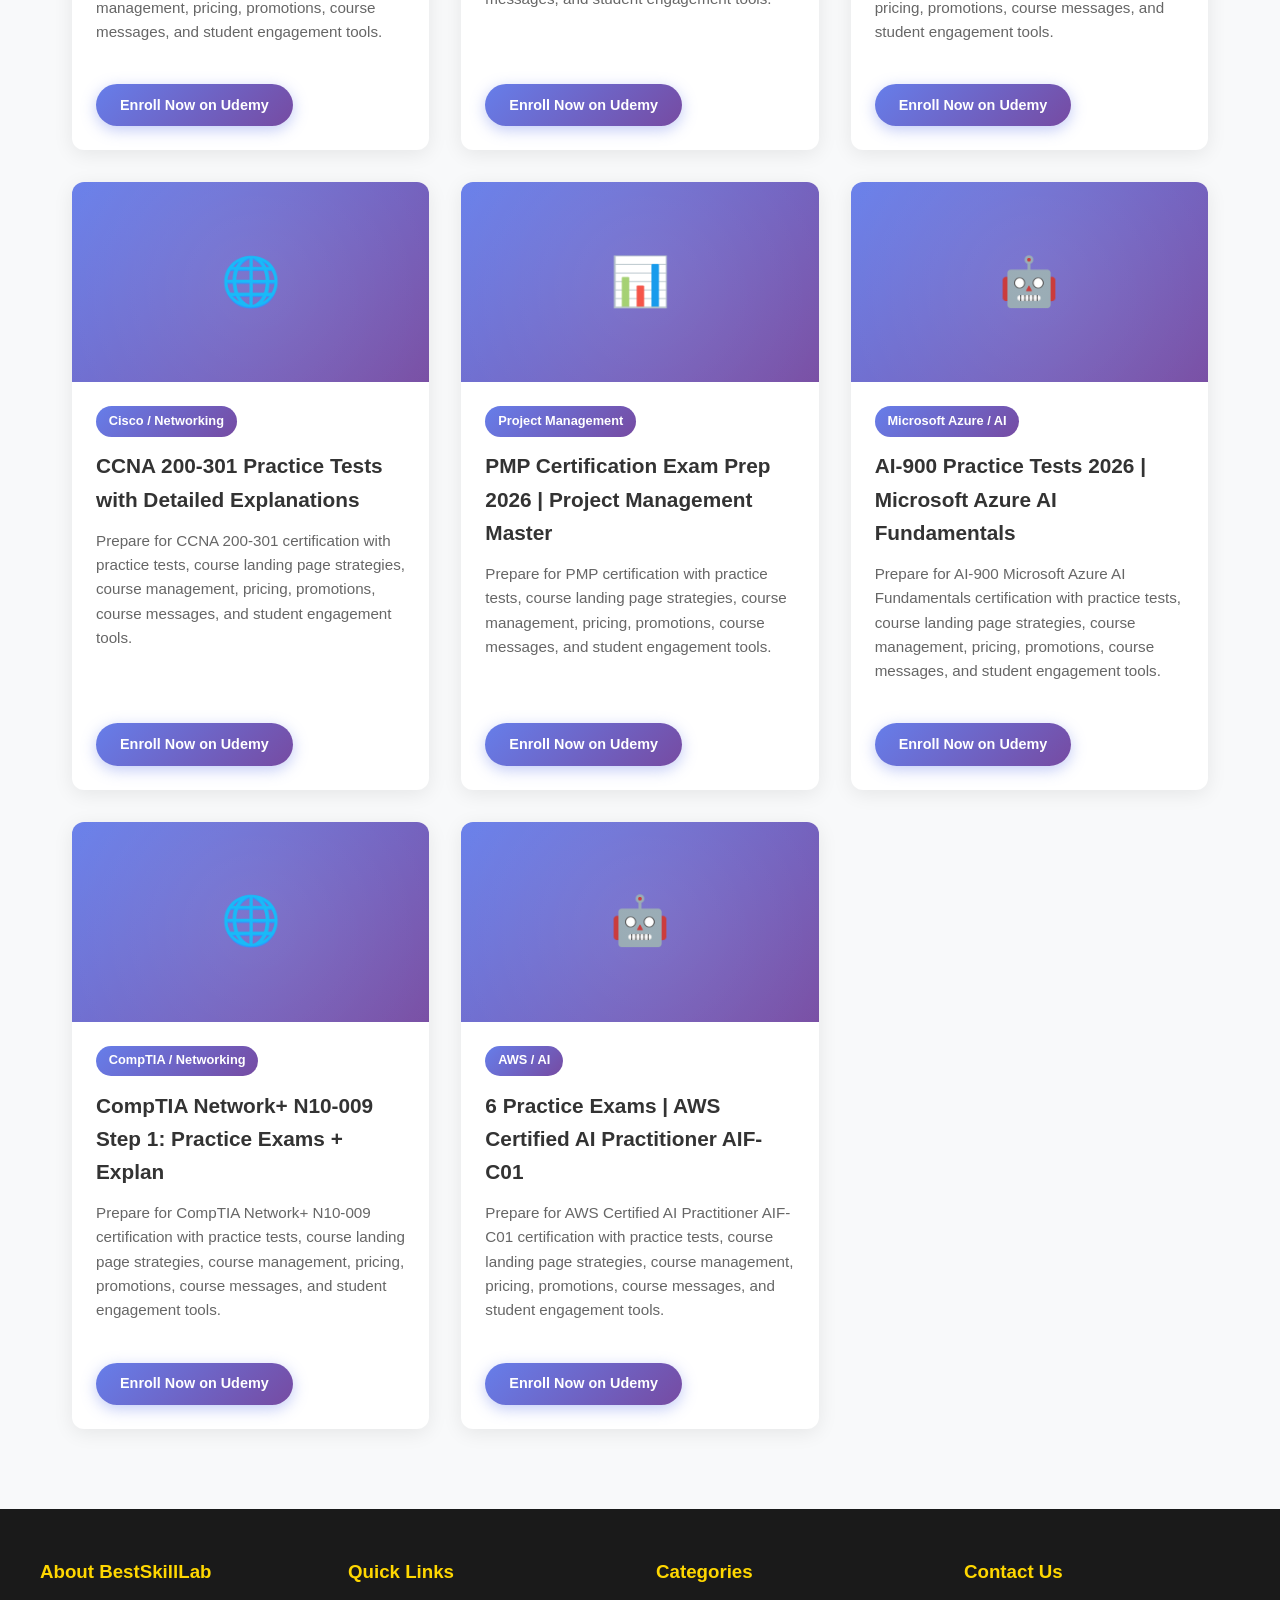
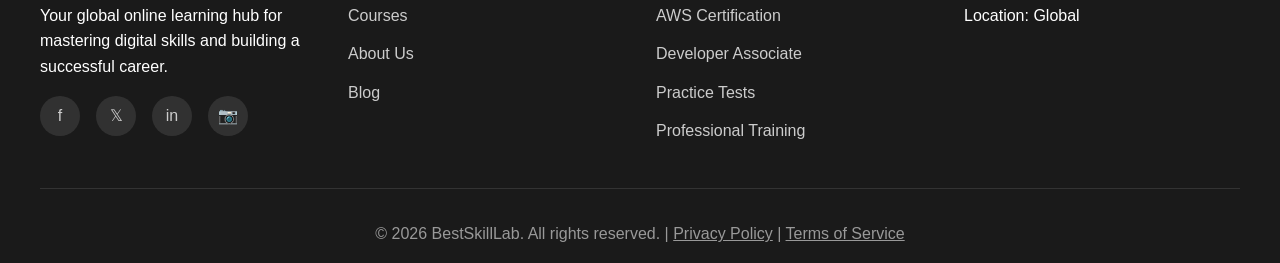
<file: courses.html>
<!DOCTYPE html>
<html lang="en">
<head>
    <meta charset="UTF-8">
    <meta name="viewport" content="width=device-width, initial-scale=1.0">
    <meta name="description" content="Explore our certification courses: AWS, AWS Glue, Red Hat Linux, Angular, AI Practitioner, YouTube Automation, Faceless Channel, and AI Engineer Bootcamp. Enroll now on Udemy through BestSkillLab.">
    <meta name="keywords" content="AWS certification, AWS Glue, ETL pipelines, data engineering, Red Hat Linux, Angular courses, AI certification, YouTube automation, faceless channel, certification practice tests, AI engineer, online courses, practice tests">
    <meta name="author" content="BestSkillLab">
    <meta property="og:title" content="Courses - BestSkillLab | Certification & Career Training">
    <meta property="og:description" content="Explore 18 top Udemy courses for certifications and career skills in cloud, security, AI, business, design, and exam prep.">
    <title>Courses - BestSkillLab | Certification Training 2026</title>
    <link rel="stylesheet" href="css/styles.css">
</head>
<body>
    <!-- HEADER & NAVBAR -->
    <header>
        <nav>
            <a href="index.html" class="logo">Best<span>Skill</span>Lab</a>
            <ul class="nav-menu">
                <li><a href="index.html">Home</a></li>
                <li><a href="courses.html">Courses</a></li>
                <li><a href="about.html">About</a></li>
                <li><a href="blog.html">Blog</a></li>
            </ul>
            <div class="hamburger">
                <span></span>
                <span></span>
                <span></span>
            </div>
        </nav>
    </header>

    <!-- HERO SECTION -->
    <section class="hero" style="min-height: 300px; padding: 3rem 2rem;">
        <div class="hero-content">
            <h1>Professional Certification Courses</h1>
            <p>Master in-demand skills with industry-recognized certifications - AWS, Linux, Angular, AI, and more</p>
        </div>
    </section>

    <!-- COURSES PAGE CONTENT -->
    <section class="featured-section">
        <h2 class="section-title">Our Certification Courses</h2>
        <p class="section-subtitle">Explore 18 top Udemy courses for certifications, career growth, and exam preparation.</p>

        <!-- COURSES GRID -->
        <div class="courses-grid" id="coursesGrid">
            <!-- COURSE 1: AWS Developer Associate -->
            <div class="course-card" data-category="aws">
                <div class="course-image" style="position: relative;">
                    ☁️
                    <div style="position: absolute; top: 10px; right: 10px; background: #FF6B6B; color: white; padding: 0.4rem 0.8rem; border-radius: 20px; font-size: 0.75rem; font-weight: bold;">New</div>
                </div>
                <div class="course-content">
                    <span class="course-category">AWS Certification</span>
                    <h3>AWS Developer Associate DVA-C02 Practice Tests 2026</h3>
                    <p>Prepare for AWS Developer Associate certification with updated 2026 practice tests. Comprehensive exam preparation with realistic test scenarios.</p>
                </div>
                <div style="padding: 1.5rem; padding-top: 0;">
                    <a href="https://www.udemy.com/course/aws-developer-associate-dva-c02-practice-tests-2026/?referralCode=02E9704B56ACBCB87551" class="btn btn-primary" target="_blank">Enroll Now on Udemy</a>
                </div>
            </div>

            <!-- COURSE 2: RHCSA 9 Linux -->
            <div class="course-card" data-category="linux">
                <div class="course-image">
                    🐧
                </div>
                <div class="course-content">
                    <span class="course-category">Linux Certification</span>
                    <h3>RHCSA 9 (EX200) Certification Practice Tests – Red Hat Linux</h3>
                    <p>Master Red Hat Certified System Administrator skills with comprehensive practice tests. Perfect for beginners and experienced Linux administrators.</p>
                </div>
                <div style="padding: 1.5rem; padding-top: 0;">
                    <a href="https://www.udemy.com/course/rhcsa-9-ex200-certification-practice-tests-red-hat-linux/?referralCode=9345F68925223862DB35" class="btn btn-primary" target="_blank">Enroll Now on Udemy</a>
                </div>
            </div>

            <!-- COURSE 3: Angular 2026 -->
            <div class="course-card" data-category="web">
                <div class="course-image">
                    📱
                </div>
                <div class="course-content">
                    <span class="course-category">Web Development</span>
                    <h3>Angular 2026 Mastery: Practice Tests, Interview Questions</h3>
                    <p>Ace Angular interviews and certifications with practice tests and real-world interview questions. Updated for Angular 2026 best practices.</p>
                </div>
                <div style="padding: 1.5rem; padding-top: 0;">
                    <a href="https://www.udemy.com/course/angular-2026-mastery-practice-tests-interview-questions/?referralCode=6864885036102AD4EAE7" class="btn btn-primary" target="_blank">Enroll Now on Udemy</a>
                </div>
            </div>

            <!-- COURSE 4: Angular 2026 Complete Guide -->
            <div class="course-card" data-category="web">
                <div class="course-image">
                    🚀
                </div>
                <div class="course-content">
                    <span class="course-category">Web Development</span>
                    <h3>Angular 2026: Complete Guide with Projects & Interview Prep</h3>
                    <p>Learn Angular 2026 through hands-on projects, course management tips, interview prep, practice tests, and live course updates.</p>
                </div>
                <div style="padding: 1.5rem; padding-top: 0;">
                    <a href="https://www.udemy.com/course/angular-knowledge-check/?referralCode=95BDC473C6FAF62B70E8" class="btn btn-primary" target="_blank">Enroll Now on Udemy</a>
                </div>
            </div>

            <!-- COURSE 5: AWS Certified AI Practitioner -->
            <div class="course-card" data-category="ai">
                <div class="course-image">
                    🤖
                </div>
                <div class="course-content">
                    <span class="course-category">AI / AWS Certification</span>
                    <h3>Ultimate AWS Certified AI Practitioner AIF-C01 Practice Exam</h3>
                    <p>Prepare for AWS AI Practitioner certification with comprehensive practice exams. Master AI/ML concepts and AWS AI services.</p>
                </div>
                <div style="padding: 1.5rem; padding-top: 0;">
                    <a href="https://www.udemy.com/course/ultimate-aws-certified-ai-practitioner-aif-c01-practice-exam/?referralCode=D277703FC21CF8B47930" class="btn btn-primary" target="_blank">Enroll Now on Udemy</a>
                </div>
            </div>

            <!-- COURSE 5: YouTube Automation -->
            <div class="course-card" data-category="marketing">
                <div class="course-image">
                    📺
                </div>
                <div class="course-content">
                    <span class="course-category">YouTube / Digital Marketing</span>
                    <h3>YouTube Automation 2026: Faceless Channel Certification</h3>
                    <p>Learn to build profitable YouTube channels without appearing on camera. Master automation strategies and monetization techniques for 2026.</p>
                </div>
                <div style="padding: 1.5rem; padding-top: 0;">
                    <a href="https://www.udemy.com/course/youtube-automation-practice-tests-faceless-channel/?referralCode=90C90F2ACFC2E52E2F53" class="btn btn-primary" target="_blank">Enroll Now on Udemy</a>
                </div>
            </div>

            <!-- COURSE 6: AI Engineer Bootcamp -->
            <div class="course-card" data-category="ai">
                <div class="course-image">
                    🧠
                </div>
                <div class="course-content">
                    <span class="course-category">Artificial Intelligence</span>
                    <h3>AI Engineer Bootcamp 2026: Build LLMs, Generative AI, RAG</h3>
                    <p>Become an AI Engineer - build Large Language Models, implement Generative AI, and master RAG techniques with hands-on practice.</p>
                </div>
                <div style="padding: 1.5rem; padding-top: 0;">
                    <a href="https://www.udemy.com/course/ai-engineer-bootcamp-2026-build-llms-generative-ai-rag/?referralCode=DB1D7BDB4266FEE619A5" class="btn btn-primary" target="_blank">Enroll Now on Udemy</a>
                </div>
            </div>

            <!-- COURSE 7: Prompt Engineering with ChatGPT -->
            <div class="course-card" data-category="ai">
                <div class="course-image">
                    🤖
                </div>
                <div class="course-content">
                    <span class="course-category">AI / Prompt Engineering</span>
                    <h3>Prompt Engineering with ChatGPT – Practice Tests for AI</h3>
                    <p>Learn prompt engineering for ChatGPT with practice tests, course management tools, pricing strategies, and student referral guidance.</p>
                </div>
                <div style="padding: 1.5rem; padding-top: 0;">
                    <a href="https://www.udemy.com/course/chatgpt-ai-tools-professional-certification/?referralCode=AE9EF9709E9DDE10B53A" class="btn btn-primary" target="_blank">Enroll Now on Udemy</a>
                </div>
            </div>

            <!-- COURSE 8: Security+ Test 2 -->
            <div class="course-card" data-category="security">
                <div class="course-image">
                    🛡️
                </div>
                <div class="course-content">
                    <span class="course-category">Cybersecurity</span>
                    <h3>CompTIA Security+ SY0-701 Practice Exams 2026 – Test 2</h3>
                    <p>Sharpen your Security+ readiness with Test 2 practice exams and explanations designed for the SY0-701 2026 certification.</p>
                </div>
                <div style="padding: 1.5rem; padding-top: 0;">
                    <a href="https://www.udemy.com/course/comptia-security-sy0-701-practice-exams-2026-test-2/?referralCode=A9AB4D11C02CD01B177D" class="btn btn-primary" target="_blank">Enroll Now on Udemy</a>
                </div>
            </div>

            <!-- COURSE 8: Security+ Test 1 -->
            <div class="course-card" data-category="security">
                <div class="course-image">
                    🔐
                </div>
                <div class="course-content">
                    <span class="course-category">Cybersecurity</span>
                    <h3>CompTIA Security+ SY0-701 Practice Exams 2026 – Test 1</h3>
                    <p>Build strong Security+ fundamentals with practice exams that mirror real-world SY0-701 scenarios and exam question formats.</p>
                </div>
                <div style="padding: 1.5rem; padding-top: 0;">
                    <a href="https://www.udemy.com/course/comptia-security-sy0-701-practice-exams-2026-test-1/?referralCode=746CB76F33BCE77CCB7C" class="btn btn-primary" target="_blank">Enroll Now on Udemy</a>
                </div>
            </div>

            <!-- COURSE 9: Security+ Full Practice -->
            <div class="course-card" data-category="security">
                <div class="course-image">
                    🧠
                </div>
                <div class="course-content">
                    <span class="course-category">Cybersecurity Advanced</span>
                    <h3>CompTIA Security+ SY0-701: Full Practice Tests with Explanations</h3>
                    <p>Gain confidence for SY0-701 with full-length practice exams and clear explanations for every question and objective.</p>
                </div>
                <div style="padding: 1.5rem; padding-top: 0;">
                    <a href="https://www.udemy.com/course/comptia-security-sy0-701-full-practice-tests-with-explan/?referralCode=479435C9BB2B04D5C29C" class="btn btn-primary" target="_blank">Enroll Now on Udemy</a>
                </div>
            </div>

            <!-- COURSE 10: CCXO Practice Exams -->
            <div class="course-card" data-category="business">
                <div class="course-image">
                    📊
                </div>
                <div class="course-content">
                    <span class="course-category">Business / Management</span>
                    <h3>Chief Customer Experience Officer (CCXO) Practice Exams 2026</h3>
                    <p>Prepare for CCXO leadership certification with practice exams focused on customer experience strategy, operations, and executive readiness.</p>
                </div>
                <div style="padding: 1.5rem; padding-top: 0;">
                    <a href="https://www.udemy.com/course/chief-customer-experience-officer-ccxo-practice-exams-2026/?referralCode=603E13F39146A772CB36" class="btn btn-primary" target="_blank">Enroll Now on Udemy</a>
                </div>
            </div>

            <!-- COURSE 11: AZ-900 Azure Fundamentals -->
            <div class="course-card" data-category="cloud">
                <div class="course-image">
                    ☁️
                </div>
                <div class="course-content">
                    <span class="course-category">Microsoft Azure / Cloud</span>
                    <h3>AZ-900 Microsoft Azure Fundamentals 2026: Full Practice</h3>
                    <p>Build Azure fundamentals and exam readiness with full practice tests designed for the AZ-900 certification path.</p>
                </div>
                <div style="padding: 1.5rem; padding-top: 0;">
                    <a href="https://www.udemy.com/course/az-900-microsoft-azure-fundamentals-practice-tests-2026-h/?referralCode=8CECEA14CD66A6F83300" class="btn btn-primary" target="_blank">Enroll Now on Udemy</a>
                </div>
            </div>

            <!-- COURSE 12: AWS Solutions Architect -->
            <div class="course-card" data-category="aws">
                <div class="course-image">
                    🏗️
                </div>
                <div class="course-content">
                    <span class="course-category">AWS Architect</span>
                    <h3>AWS Certified Solutions Architect Associate Practice Exams</h3>
                    <p>Practice the AWS Solutions Architect Associate exam with realistic tests that reinforce architecture best practices and cloud design principles.</p>
                </div>
                <div style="padding: 1.5rem; padding-top: 0;">
                    <a href="https://www.udemy.com/course/aws-certified-solutions-architect-associate-practice-exams-wv/?referralCode=CB2F4E77470CC507E253" class="btn btn-primary" target="_blank">Enroll Now on Udemy</a>
                </div>
            </div>

            <!-- COURSE 13: IELTS Reading Mock Tests -->
            <div class="course-card" data-category="ielts">
                <div class="course-image">
                    📚
                </div>
                <div class="course-content">
                    <span class="course-category">IELTS / English Test Prep</span>
                    <h3>IELTS Reading Mock Tests – Improve Speed & Accuracy</h3>
                    <p>Boost your IELTS Reading score with timed mock tests, targeted strategies, and accuracy-building practice for real exam conditions.</p>
                </div>
                <div style="padding: 1.5rem; padding-top: 0;">
                    <a href="https://www.udemy.com/course/ielts-reading-mock-tests-improve-speed-accuracy/?referralCode=54989E9B137CA2F63920" class="btn btn-primary" target="_blank">Enroll Now on Udemy</a>
                </div>
            </div>

            <!-- COURSE 14: UX Design Practice Tests -->
            <div class="course-card" data-category="design">
                <div class="course-image">
                    🎨
                </div>
                <div class="course-content">
                    <span class="course-category">UX / Design</span>
                    <h3>UX Design Practice Tests: Core Concepts & User Research</h3>
                    <p>Strengthen your UX knowledge with practice tests covering research, design thinking, usability, and interface strategy.</p>
                </div>
                <div style="padding: 1.5rem; padding-top: 0;">
                    <a href="https://www.udemy.com/course/ux-design-practice-tests-core-concepts-user-research/?referralCode=F209DB270F83CAE93189" class="btn btn-primary" target="_blank">Enroll Now on Udemy</a>
                </div>
            </div>

            <!-- COURSE 15: QuickBooks Online -->
            <div class="course-card" data-category="finance">
                <div class="course-image">
                    💼
                </div>
                <div class="course-content">
                    <span class="course-category">Accounting / Finance</span>
                    <h3>QuickBooks Online 2026: Complete Guide for Novice to Expert</h3>
                    <p>Learn QuickBooks Online with step-by-step practice tests and workflows that take you from novice to expert accounting proficiency.</p>
                </div>
                <div style="padding: 1.5rem; padding-top: 0;">
                    <a href="https://www.udemy.com/course/quickbooks-exam-success-kit-practice-tests-2026/?referralCode=1CCE5BD8A5DE6B65F6E7" class="btn btn-primary" target="_blank">Enroll Now on Udemy</a>
                </div>
            </div>

            <!-- COURSE 16: CAPM Exam Prep -->
            <div class="course-card" data-category="management">
                <div class="course-image">
                    📈
                </div>
                <div class="course-content">
                    <span class="course-category">Project Management</span>
                    <h3>CAPM Exam Prep Practice Tests (2026) – Detailed Explanations</h3>
                    <p>Prepare for the CAPM exam with in-depth practice tests and explanations that reinforce project management principles and PMP concepts.</p>
                </div>
                <div style="padding: 1.5rem; padding-top: 0;">
                    <a href="https://www.udemy.com/course/capm-exam-prep-practice-tests-2026-detailed-explanations/?referralCode=3E1CD448502137F89AC5" class="btn btn-primary" target="_blank">Enroll Now on Udemy</a>
                </div>
            </div>

            <!-- COURSE 17: JavaScript Complete Guide -->
            <div class="course-card" data-category="programming">
                <div class="course-image">
                    💻
                </div>
                <div class="course-content">
                    <span class="course-category">JavaScript / Programming</span>
                    <h3>JavaScript Complete Guide 2026 – Beginner to Advanced</h3>
                    <p>Master JavaScript fundamentals and advanced topics with practice tests, examples, and coding patterns for modern web development.</p>
                </div>
                <div style="padding: 1.5rem; padding-top: 0;">
                    <a href="https://www.udemy.com/course/advanced-javascript-practice-tests-closures-hoisting/?referralCode=B032B4E25251EF315DA5" class="btn btn-primary" target="_blank">Enroll Now on Udemy</a>
                </div>
            </div>

            <!-- COURSE 18: IELTS Reading Practice Tests -->
            <div class="course-card" data-category="ielts">
                <div class="course-image">
                    📖
                </div>
                <div class="course-content">
                    <span class="course-category">IELTS Advanced</span>
                    <h3>IELTS Reading Practice Tests 2026: Full Mock Exams</h3>
                    <p>Build confidence with full IELTS Reading mock exams and timed practice to improve accuracy and speed before test day.</p>
                </div>
                <div style="padding: 1.5rem; padding-top: 0;">
                    <a href="https://www.udemy.com/course/ielts-reading-practice-tests-2026-full-mock-exams/?referralCode=DE711BF00E7CB566C22F" class="btn btn-primary" target="_blank">Enroll Now on Udemy</a>
                </div>
            </div>

            <!-- COURSE 19: AWS Glue Practice Exams -->
            <div class="course-card" data-category="aws">
                <div class="course-image">
                    🔧
                </div>
                <div class="course-content">
                    <span class="course-category">AWS Data Engineering</span>
                    <h3>AWS Glue Practice Exams 2026 – Test ETL Pipelines Data</h3>
                    <p>Master AWS Glue ETL pipelines with mock exams and hands-on data engineering practice designed for 2026 certification readiness.</p>
                </div>
                <div style="padding: 1.5rem; padding-top: 0;">
                    <a href="https://www.udemy.com/course/aws-glue-etl-for-beginners-data-engineering-basics-mock-exam/?referralCode=93CD29257CDBD0D7DA4C" class="btn btn-primary" target="_blank">Enroll Now on Udemy</a>
                </div>
            </div>

            <!-- COURSE 20: YouTube Automation & Faceless Channel Exam Prep -->
            <div class="course-card" data-category="marketing">
                <div class="course-image">
                    📺
                </div>
                <div class="course-content">
                    <span class="course-category">YouTube / Digital Marketing</span>
                    <h3>YouTube Automation & Faceless Channel Certification Practice Tests 2026</h3>
                    <p>Master YouTube automation and faceless channel strategies with comprehensive practice tests designed for 2026 certification. Learn to build profitable channels without appearing on camera.</p>
                </div>
                <div style="padding: 1.5rem; padding-top: 0;">
                    <a href="https://www.udemy.com/course/youtube-automation-certification-practice-tests-2026/?referralCode=37208D21639DB499FC40" class="btn btn-primary" target="_blank">Enroll Now on Udemy</a>
                </div>
            </div>

            <!-- COURSE 21: CMO-Level Strategic Marketing Practice Tests -->
            <div class="course-card" data-category="marketing">
                <div class="course-image">
                    📈
                </div>
                <div class="course-content">
                    <span class="course-category">Marketing Leadership</span>
                    <h3>CMO-Level Strategic Marketing Practice Tests | Growth, Brand</h3>
                    <p>Drive growth and brand strategy with CMO-level practice tests covering strategic marketing, promotions, pricing, student referrals, and course management.</p>
                </div>
                <div style="padding: 1.5rem; padding-top: 0;">
                    <a href="https://www.udemy.com/course/cmo-executive-certification-strategic-marketing-leadership/?referralCode=49D4BC173F529D9545D9" class="btn btn-primary" target="_blank">Enroll Now on Udemy</a>
                </div>
            </div>

            <!-- COURSE 22: GitHub Copilot Knowledge Check -->
            <div class="course-card" data-category="programming">
                <div class="course-image">
                    🧑‍💻
                </div>
                <div class="course-content">
                    <span class="course-category">Developer Tools</span>
                    <h3>GitHub Copilot Knowledge Check – Exam-Style Practice Tests</h3>
                    <p>Prepare for GitHub Copilot certification with exam-style practice tests, course management workflows, pricing strategies, and student referral insights.</p>
                </div>
                <div style="padding: 1.5rem; padding-top: 0;">
                    <a href="https://www.udemy.com/course/github-copilot-exam-success-practice-learn-certify/?referralCode=3BC7470F7D8F481677D5" class="btn btn-primary" target="_blank">Enroll Now on Udemy</a>
                </div>
            </div>

            <!-- COURSE 23: Business Communication Practice Tests -->
            <div class="course-card" data-category="business">
                <div class="course-image">
                    💼
                </div>
                <div class="course-content">
                    <span class="course-category">Business Communication</span>
                    <h3>Business Communication Practice Tests | Emails, Meetings</h3>
                    <p>Sharpen email, meeting, and professional communication skills with practice tests, course management insights, pricing, promotions, and student referral guidance.</p>
                </div>
                <div style="padding: 1.5rem; padding-top: 0;">
                    <a href="https://www.udemy.com/course/business-communication-skills-practice-test/?referralCode=058C65C16CB8B25B3BA1" class="btn btn-primary" target="_blank">Enroll Now on Udemy</a>
                </div>
            </div>

            <!-- COURSE 24: English Language Practice Tests 2026 -->
            <div class="course-card" data-category="ielts">
                <div class="course-image">
                    📖
                </div>
                <div class="course-content">
                    <span class="course-category">English Language</span>
                    <h3>English Language Practice Tests 2026 – Grammar</h3>
                    <p>Improve English grammar with 2026 practice tests, exam-style questions, course landing page strategies, pricing, promotions, and student engagement tips.</p>
                </div>
                <div style="padding: 1.5rem; padding-top: 0;">
                    <a href="https://www.udemy.com/course/grammar-test-for-english-fluency/?referralCode=C8BBA272E6F1BA5D73A7" class="btn btn-primary" target="_blank">Enroll Now on Udemy</a>
                </div>
            </div>

            <!-- COURSE 25: Social Media Marketing (SMM) Certification -->
            <div class="course-card" data-category="marketing">
                <div class="course-image">
                    📱
                </div>
                <div class="course-content">
                    <span class="course-category">Social Media Marketing</span>
                    <h3>Social Media Marketing (SMM) Certification: Exam Prep</h3>
                    <p>Prepare for SMM certification with practice tests, campaign planning, course landing page tips, pricing and promotions, and student engagement strategies.</p>
                </div>
                <div style="padding: 1.5rem; padding-top: 0;">
                    <a href="https://www.udemy.com/course/social-media-marketing-smm-certification-exam-prep/?referralCode=2850A17EA363584AE023" class="btn btn-primary" target="_blank">Enroll Now on Udemy</a>
                </div>
            </div>

            <!-- COURSE 26: Full-Stack Readiness Test -->
            <div class="course-card" data-category="programming">
                <div class="course-image">
                    💻
                </div>
                <div class="course-content">
                    <span class="course-category">Web Development</span>
                    <h3>Full-Stack Readiness Test: Web Developer Bootcamp 2026</h3>
                    <p>Assess your full-stack development readiness with exam-style practice tests, project workflows, course management guidance, pricing and promotions.</p>
                </div>
                <div style="padding: 1.5rem; padding-top: 0;">
                    <a href="https://www.udemy.com/course/full-stack-readiness-test-web-developer-bootcamp-2026/?referralCode=2A4C81EA8552641AA2DD" class="btn btn-primary" target="_blank">Enroll Now on Udemy</a>
                </div>
            </div>

            <!-- COURSE 27: Altcoin Rating & Review System -->
            <div class="course-card" data-category="finance">
                <div class="course-image">
                    ₿
                </div>
                <div class="course-content">
                    <span class="course-category">Crypto / Finance</span>
                    <h3>Altcoin Rating & Review System – Mock Exam</h3>
                    <p>Prepare for crypto analysis with mock exams focused on altcoin rating, review systems, pricing, promotions, student outreach, and referral tracking.</p>
                </div>
                <div style="padding: 1.5rem; padding-top: 0;">
                    <a href="https://www.udemy.com/course/altcoin-rating-review-system-mock-exam/?referralCode=A7595F43E8E4629F6C15" class="btn btn-primary" target="_blank">Enroll Now on Udemy</a>
                </div>
            </div>

            <!-- COURSE 28: Scrum & Agile Challenge -->
            <div class="course-card" data-category="management">
                <div class="course-image">
                    🧩
                </div>
                <div class="course-content">
                    <span class="course-category">Agile Project Management</span>
                    <h3>Scrum & Agile Challenge: Agile Project Management</h3>
                    <p>Master Scrum and Agile project management with challenge-based practice tests, course management insights, pricing, promotions, and student communication tools.</p>
                </div>
                <div style="padding: 1.5rem; padding-top: 0;">
                    <a href="https://www.udemy.com/course/scrum-agile-challenge-agile-project-management/?referralCode=C54BD9BD66C851B2A986" class="btn btn-primary" target="_blank">Enroll Now on Udemy</a>
                </div>
            </div>

            <!-- COURSE 29: Freelancing Basics -->
            <div class="course-card" data-category="business">
                <div class="course-image">
                    💼
                </div>
                <div class="course-content">
                    <span class="course-category">Freelancing / Career</span>
                    <h3>Freelancing Basics – Career & Marketplace Practice Test</h3>
                    <p>Prepare for freelancing success with practice tests focused on career growth, marketplace strategies, pricing, promotions, and student support tools.</p>
                </div>
                <div style="padding: 1.5rem; padding-top: 0;">
                    <a href="https://www.udemy.com/course/freelancing-basics-career-marketplace-practice-test/?referralCode=D284D345AD2BD77824F2" class="btn btn-primary" target="_blank">Enroll Now on Udemy</a>
                </div>
            </div>

            <!-- COURSE 30: AWS Certified Advanced Networking -->
            <div class="course-card" data-category="aws">
                <div class="course-image">
                    🌐
                </div>
                <div class="course-content">
                    <span class="course-category">AWS Certification</span>
                    <h3>AWS Certified Advanced Networking – Specialty Practice Tests</h3>
                    <p>Prepare for AWS Advanced Networking Specialty with practice tests covering networking architectures, routing, security, and exam-style scenarios.</p>
                </div>
                <div style="padding: 1.5rem; padding-top: 0;">
                    <a href="https://www.udemy.com/course/aws-certified-advanced-networking-specialty-practice-tests-xw/?referralCode=07E1FCDF4C58B472EA51" class="btn btn-primary" target="_blank">Enroll Now on Udemy</a>
                </div>
            </div>

            <!-- COURSE 31: User Experience (UX) Design Professional Certification -->
            <div class="course-card" data-category="design">
                <div class="course-image">
                    🎨
                </div>
                <div class="course-content">
                    <span class="course-category">UX / Design</span>
                    <h3>User Experience (UX) Design Professional Certification</h3>
                    <p>Gain UX design certification readiness with professional practice tests, portfolio preparation, course messaging, pricing, promotions, and student engagement strategies.</p>
                </div>
                <div style="padding: 1.5rem; padding-top: 0;">
                    <a href="https://www.udemy.com/course/user-experience-ux-design-professional-certification/?referralCode=4E8D6D53E89E82C1E06B" class="btn btn-primary" target="_blank">Enroll Now on Udemy</a>
                </div>
            </div>

            <!-- COURSE 32: Freelancing Professional Certification -->
            <div class="course-card" data-category="business">
                <div class="course-image">
                    💼
                </div>
                <div class="course-content">
                    <span class="course-category">Freelancing / Career</span>
                    <h3>Freelancing Professional Certification: Exam Prep</h3>
                    <p>Prepare for freelancing certification with exam-style practice tests, course management strategies, pricing, promotions, student messaging, and referral programs.</p>
                </div>
                <div style="padding: 1.5rem; padding-top: 0;">
                    <a href="https://www.udemy.com/course/freelancing-professional-certification/?referralCode=B51B22E267D4B34050B0" class="btn btn-primary" target="_blank">Enroll Now on Udemy</a>
                </div>
            </div>

            <!-- COURSE 33: Corporate Governance (CGPC) Practice Exams -->
            <div class="course-card" data-category="business">
                <div class="course-image">
                    🏢
                </div>
                <div class="course-content">
                    <span class="course-category">Corporate Governance</span>
                    <h3>Corporate Governance (CGPC) Practice Exams</h3>
                    <p>Prepare for CGPC certification with practice exams covering corporate governance principles, course management, pricing, promotions, and student engagement.</p>
                </div>
                <div style="padding: 1.5rem; padding-top: 0;">
                    <a href="https://www.udemy.com/course/corporate-governance-cgpc-practice-exams/?referralCode=AFDA7C1F7FE69CC4A2AB" class="btn btn-primary" target="_blank">Enroll Now on Udemy</a>
                </div>
            </div>

            <!-- COURSE 34: Marketing Professional Certification (2026) -->
            <div class="course-card" data-category="marketing">
                <div class="course-image">
                    📈
                </div>
                <div class="course-content">
                    <span class="course-category">Marketing Certification</span>
                    <h3>Marketing Professional Certification (2026)</h3>
                    <p>Prepare for marketing certification with 2026 practice tests, course landing page strategies, pricing, promotions, student messaging, and referral programs.</p>
                </div>
                <div style="padding: 1.5rem; padding-top: 0;">
                    <a href="https://www.udemy.com/course/marketing-professional-certification-2026/?referralCode=3938E697612A5CBB58EF" class="btn btn-primary" target="_blank">Enroll Now on Udemy</a>
                </div>
            </div>

            <!-- COURSE 35: Google Cloud Associate Cloud Engineer -->
            <div class="course-card" data-category="cloud">
                <div class="course-image">
                    ☁️
                </div>
                <div class="course-content">
                    <span class="course-category">Google Cloud / Cloud Certification</span>
                    <h3>Google Cloud Associate Cloud Engineer–Practice Tests 2026</h3>
                    <p>Prepare for Google Cloud Associate Cloud Engineer certification with practice tests, course landing page strategies, course management, pricing, promotions, course messages, and student engagement tools.</p>
                </div>
                <div style="padding: 1.5rem; padding-top: 0;">
                    <a href="https://www.udemy.com/course/google-cloud-associate-cloud-engineerpractice-tests-2026/?referralCode=5ECB1DAAC7659DEDA1E9" class="btn btn-primary" target="_blank">Enroll Now on Udemy</a>
                </div>
            </div>

            <!-- COURSE 36: AWS Certified Cloud Practitioner -->
            <div class="course-card" data-category="aws">
                <div class="course-image">
                    ☁️
                </div>
                <div class="course-content">
                    <span class="course-category">AWS Certification</span>
                    <h3>Practice Tests 2026–AWS Certified Cloud Practitioner</h3>
                    <p>Prepare for AWS Certified Cloud Practitioner certification with practice tests, course landing page strategies, course management, pricing, promotions, course messages, and student engagement tools.</p>
                </div>
                <div style="padding: 1.5rem; padding-top: 0;">
                    <a href="https://www.udemy.com/course/practice-tests-2026aws-certified-cloud-practitioner/?referralCode=C7164AA98DFE1E21E345" class="btn btn-primary" target="_blank">Enroll Now on Udemy</a>
                </div>
            </div>

            <!-- COURSE 37: Lean Six Sigma Green Belt Certification Practice Exam -->
            <div class="course-card" data-category="management">
                <div class="course-image">
                    📊
                </div>
                <div class="course-content">
                    <span class="course-category">Process Improvement / Management</span>
                    <h3>Lean Six Sigma Green Belt Certification Practice Exam</h3>
                    <p>Prepare for Lean Six Sigma Green Belt certification with practice tests, course landing page strategies, course management, pricing, promotions, course messages, and student engagement tools.</p>
                </div>
                <div style="padding: 1.5rem; padding-top: 0;">
                    <a href="https://www.udemy.com/course/lean-six-sigma-green-belt-certification-practice-exam/?referralCode=865D4717DF7C47868FCC" class="btn btn-primary" target="_blank">Enroll Now on Udemy</a>
                </div>
            </div>

            <!-- COURSE 38: PCEP-30-02 Python Practice Tests (2026) -->
            <div class="course-card" data-category="programming">
                <div class="course-image">
                    🐍
                </div>
                <div class="course-content">
                    <span class="course-category">Python / Programming</span>
                    <h3>PCEP-30-02 Python Practice Tests (2026)</h3>
                    <p>Prepare for PCEP-30-02 Python certification with practice tests, course landing page strategies, course management, pricing, promotions, course messages, and student engagement tools.</p>
                </div>
                <div style="padding: 1.5rem; padding-top: 0;">
                    <a href="https://www.udemy.com/course/pcep-30-02-python-practice-tests-2026/?referralCode=7CB08CA628883CE5F3CC" class="btn btn-primary" target="_blank">Enroll Now on Udemy</a>
                </div>
            </div>

            <!-- COURSE 39: GCP Associate Cloud Engineer Practice Tests 2026 -->
            <div class="course-card" data-category="cloud">
                <div class="course-image">
                    ☁️
                </div>
                <div class="course-content">
                    <span class="course-category">Google Cloud / Cloud Certification</span>
                    <h3>GCP Associate Cloud Engineer Practice Tests 2026</h3>
                    <p>Prepare for GCP Associate Cloud Engineer certification with practice tests, course landing page strategies, course management, pricing, promotions, course messages, and student engagement tools.</p>
                </div>
                <div style="padding: 1.5rem; padding-top: 0;">
                    <a href="https://www.udemy.com/course/gcp-associate-cloud-engineer-practice-tests-2026/?referralCode=B2CDB6C000C4D4F3489C" class="btn btn-primary" target="_blank">Enroll Now on Udemy</a>
                </div>
            </div>

            <!-- COURSE 40: AWS Machine Learning Specialty MLS-C01 Practice Exams -->
            <div class="course-card" data-category="aws">
                <div class="course-image">
                    🤖
                </div>
                <div class="course-content">
                    <span class="course-category">AWS / Machine Learning</span>
                    <h3>AWS Machine Learning Specialty MLS-C01 Practice Exams</h3>
                    <p>Prepare for AWS Machine Learning Specialty MLS-C01 certification with practice tests, course landing page strategies, course management, pricing, promotions, course messages, and student engagement tools.</p>
                </div>
                <div style="padding: 1.5rem; padding-top: 0;">
                    <a href="https://www.udemy.com/course/aws-machine-learning-specialty-mls-c01-practice-exams-r/?referralCode=9E6C7EA42AEB5D6642A8" class="btn btn-primary" target="_blank">Enroll Now on Udemy</a>
                </div>
            </div>

            <!-- COURSE 41: AI-900 Microsoft Azure AI Fundamentals Practice Test 2026 -->
            <div class="course-card" data-category="ai">
                <div class="course-image">
                    🤖
                </div>
                <div class="course-content">
                    <span class="course-category">Microsoft Azure / AI</span>
                    <h3>AI-900 Microsoft Azure AI Fundamentals Practice Test 2026</h3>
                    <p>Prepare for AI-900 Microsoft Azure AI Fundamentals certification with practice tests, course landing page strategies, course management, pricing, promotions, course messages, and student engagement tools.</p>
                </div>
                <div style="padding: 1.5rem; padding-top: 0;">
                    <a href="https://www.udemy.com/course/ai-900-microsoft-azure-ai-fundamentals-practice-tests-z/?referralCode=C902E29C89AD9DC06AEF" class="btn btn-primary" target="_blank">Enroll Now on Udemy</a>
                </div>
            </div>

            <!-- COURSE 42: AWS Data Engineer Associate Practice Tests (DEA-C01) -->
            <div class="course-card" data-category="aws">
                <div class="course-image">
                    🔧
                </div>
                <div class="course-content">
                    <span class="course-category">AWS / Data Engineering</span>
                    <h3>AWS Data Engineer Associate Practice Tests (DEA-C01)</h3>
                    <p>Prepare for AWS Certified Data Engineer Associate DEA-C01 certification with practice tests, course landing page strategies, course management, pricing, promotions, course messages, and student engagement tools.</p>
                </div>
                <div style="padding: 1.5rem; padding-top: 0;">
                    <a href="https://www.udemy.com/course/aws-certified-data-engineer-associate-dea-c01-exams-2026-e/?referralCode=E2BDD417994BC0007793" class="btn btn-primary" target="_blank">Enroll Now on Udemy</a>
                </div>
            </div>

            <!-- COURSE 43: AWS Developer Associate DVA-C02: Exam Accelerator & Tests -->
            <div class="course-card" data-category="aws">
                <div class="course-image">
                    ☁️
                </div>
                <div class="course-content">
                    <span class="course-category">AWS Certification</span>
                    <h3>AWS Developer Associate DVA-C02: Exam Accelerator & Tests</h3>
                    <p>Prepare for AWS Developer Associate DVA-C02 certification with practice tests, course landing page strategies, course management, pricing, promotions, course messages, and student engagement tools.</p>
                </div>
                <div style="padding: 1.5rem; padding-top: 0;">
                    <a href="https://www.udemy.com/course/aws-developer-associate-dva-c02-exam-accelerator-tests/?referralCode=49EF6AA723F1CACE1678" class="btn btn-primary" target="_blank">Enroll Now on Udemy</a>
                </div>
            </div>

            <!-- COURSE 44: CCNA 200-301 Practice Tests with Detailed Explanations -->
            <div class="course-card" data-category="security">
                <div class="course-image">
                    🌐
                </div>
                <div class="course-content">
                    <span class="course-category">Cisco / Networking</span>
                    <h3>CCNA 200-301 Practice Tests with Detailed Explanations</h3>
                    <p>Prepare for CCNA 200-301 certification with practice tests, course landing page strategies, course management, pricing, promotions, course messages, and student engagement tools.</p>
                </div>
                <div style="padding: 1.5rem; padding-top: 0;">
                    <a href="https://www.udemy.com/course/ccna-200-301-practice-tests-with-detailed-explanations-b/?referralCode=4BE839B24913A1B9EAC4" class="btn btn-primary" target="_blank">Enroll Now on Udemy</a>
                </div>
            </div>

            <!-- COURSE 45: PMP Certification Exam Prep 2026 | Project Management Master -->
            <div class="course-card" data-category="management">
                <div class="course-image">
                    📊
                </div>
                <div class="course-content">
                    <span class="course-category">Project Management</span>
                    <h3>PMP Certification Exam Prep 2026 | Project Management Master</h3>
                    <p>Prepare for PMP certification with practice tests, course landing page strategies, course management, pricing, promotions, course messages, and student engagement tools.</p>
                </div>
                <div style="padding: 1.5rem; padding-top: 0;">
                    <a href="https://www.udemy.com/course/pmp-practice-tests-2026-full-length-mock-exams/?referralCode=03287FAD7A2016FE3703" class="btn btn-primary" target="_blank">Enroll Now on Udemy</a>
                </div>
            </div>

            <!-- COURSE 46: AI-900 Practice Tests 2026 | Microsoft Azure AI Fundamentals -->
            <div class="course-card" data-category="ai">
                <div class="course-image">
                    🤖
                </div>
                <div class="course-content">
                    <span class="course-category">Microsoft Azure / AI</span>
                    <h3>AI-900 Practice Tests 2026 | Microsoft Azure AI Fundamentals</h3>
                    <p>Prepare for AI-900 Microsoft Azure AI Fundamentals certification with practice tests, course landing page strategies, course management, pricing, promotions, course messages, and student engagement tools.</p>
                </div>
                <div style="padding: 1.5rem; padding-top: 0;">
                    <a href="https://www.udemy.com/course/aws-certified-solutions-architect-associate-saa-c03-hp/?referralCode=E3345C64719A27E7ACF7" class="btn btn-primary" target="_blank">Enroll Now on Udemy</a>
                </div>
            </div>

            <!-- COURSE 47: CompTIA Network+ N10-009 Step 1: Practice Exams + Explan -->
            <div class="course-card" data-category="security">
                <div class="course-image">
                    🌐
                </div>
                <div class="course-content">
                    <span class="course-category">CompTIA / Networking</span>
                    <h3>CompTIA Network+ N10-009 Step 1: Practice Exams + Explan</h3>
                    <p>Prepare for CompTIA Network+ N10-009 certification with practice tests, course landing page strategies, course management, pricing, promotions, course messages, and student engagement tools.</p>
                </div>
                <div style="padding: 1.5rem; padding-top: 0;">
                    <a href="https://www.udemy.com/course/comptia-network-n10-008-practice-exams-2026-y/?referralCode=1847A2D96D86E1E0853B" class="btn btn-primary" target="_blank">Enroll Now on Udemy</a>
                </div>
            </div>

            <!-- COURSE 48: 6 Practice Exams | AWS Certified AI Practitioner AIF-C01 -->
            <div class="course-card" data-category="ai">
                <div class="course-image">
                    🤖
                </div>
                <div class="course-content">
                    <span class="course-category">AWS / AI</span>
                    <h3>6 Practice Exams | AWS Certified AI Practitioner AIF-C01</h3>
                    <p>Prepare for AWS Certified AI Practitioner AIF-C01 certification with practice tests, course landing page strategies, course management, pricing, promotions, course messages, and student engagement tools.</p>
                </div>
                <div style="padding: 1.5rem; padding-top: 0;">
                    <a href="https://www.udemy.com/course/aws-certified-cloud-practitioner-clf-c02-practice-tests-ue/?referralCode=1DF0C3665A46EFD9730E" class="btn btn-primary" target="_blank">Enroll Now on Udemy</a>
                </div>
            </div>
        </div>
    </section>

    <!-- FOOTER -->
    <footer>
        <div class="footer-container">
            <div class="footer-grid">
                <div class="footer-section">
                    <h3>About BestSkillLab</h3>
                    <p>Your global online learning hub for mastering digital skills and building a successful career.</p>
                    <div class="social-links">
                        <a href="#" title="Facebook">f</a>
                        <a href="#" title="Twitter">𝕏</a>
                        <a href="#" title="LinkedIn">in</a>
                        <a href="#" title="Instagram">📷</a>
                    </div>
                </div>
                <div class="footer-section">
                    <h3>Quick Links</h3>
                    <ul>
                        <li><a href="courses.html">Courses</a></li>
                        <li><a href="about.html">About Us</a></li>
                        <li><a href="blog.html">Blog</a></li>
                    </ul>
                </div>
                <div class="footer-section">
                    <h3>Categories</h3>
                    <ul>
                        <li><a href="courses.html">AWS Certification</a></li>
                        <li><a href="courses.html">Developer Associate</a></li>
                        <li><a href="courses.html">Practice Tests</a></li>
                        <li><a href="courses.html">Professional Training</a></li>
                    </ul>
                </div>
                <div class="footer-section">
                    <h3>Contact Us</h3>
                    <ul>
                        <li>Location: Global</li>
                    </ul>
                </div>
            </div>
            <div class="footer-bottom">
                <p>&copy; 2026 BestSkillLab. All rights reserved. | <a href="#" style="color: #999;">Privacy Policy</a> | <a href="#" style="color: #999;">Terms of Service</a></p>
            </div>
        </div>
    </footer>

    <script src="js/main.js"></script>
</body>
</html>
</file>
<file: css/styles.css>
/* ============================================
   BestSkillLab - Global Styles
   ============================================ */

* {
  margin: 0;
  padding: 0;
  box-sizing: border-box;
}

html {
  scroll-behavior: smooth;
}

body {
  font-family: 'Segoe UI', Tahoma, Geneva, Verdana, sans-serif;
  line-height: 1.6;
  color: #333;
  background: #f8f9fa;
}

/* ============================================
   HEADER & NAVBAR
   ============================================ */

header {
  background: linear-gradient(135deg, #667eea 0%, #764ba2 100%);
  padding: 0.5rem 0;
  position: sticky;
  top: 0;
  z-index: 1000;
  box-shadow: 0 4px 15px rgba(102, 126, 234, 0.2);
}

nav {
  display: flex;
  justify-content: space-between;
  align-items: center;
  padding: 1rem 2rem;
  max-width: 1200px;
  margin: 0 auto;
}

.logo {
  font-size: 1.5rem;
  font-weight: bold;
  color: white;
  text-decoration: none;
  letter-spacing: 0.5px;
}

.logo span {
  color: #ffd700;
}

.nav-menu {
  display: flex;
  list-style: none;
  gap: 2rem;
}

.nav-menu a {
  color: white;
  text-decoration: none;
  font-weight: 500;
  transition: all 0.3s ease;
  position: relative;
}

.nav-menu a:hover {
  color: #ffd700;
}

.nav-menu a::after {
  content: '';
  position: absolute;
  width: 0;
  height: 2px;
  bottom: -5px;
  left: 0;
  background: #ffd700;
  transition: width 0.3s ease;
}

.nav-menu a:hover::after {
  width: 100%;
}

.hamburger {
  display: none;
  flex-direction: column;
  cursor: pointer;
}

.hamburger span {
  width: 25px;
  height: 3px;
  background: white;
  margin: 5px 0;
  transition: 0.3s;
  border-radius: 2px;
}

/* Mobile Menu Toggle */
.hamburger.active span:nth-child(1) {
  transform: rotate(-45deg) translate(-5px, 6px);
}

.hamburger.active span:nth-child(2) {
  opacity: 0;
}

.hamburger.active span:nth-child(3) {
  transform: rotate(45deg) translate(-5px, -6px);
}

/* ============================================
   HERO SECTION
   ============================================ */

.hero {
  background: linear-gradient(135deg, #667eea 0%, #764ba2 50%, #f093fb 100%);
  color: white;
  padding: 6rem 2rem;
  text-align: center;
  min-height: 600px;
  display: flex;
  align-items: center;
  justify-content: center;
}

.hero-content {
  max-width: 700px;
  animation: slideInUp 1s ease-out;
}

.hero h1 {
  font-size: 3.5rem;
  margin-bottom: 1rem;
  font-weight: bold;
  text-shadow: 2px 2px 4px rgba(0, 0, 0, 0.2);
}

.hero p {
  font-size: 1.5rem;
  margin-bottom: 2rem;
  opacity: 0.95;
  text-shadow: 1px 1px 2px rgba(0, 0, 0, 0.1);
}

.hero-tagline {
  display: inline-block;
  background: rgba(255, 255, 255, 0.2);
  padding: 0.5rem 1.5rem;
  border-radius: 50px;
  font-size: 0.9rem;
  margin-bottom: 2rem;
  backdrop-filter: blur(10px);
}

/* ============================================
   BUTTONS
   ============================================ */

.btn {
  display: inline-block;
  padding: 0.875rem 2.5rem;
  border-radius: 50px;
  text-decoration: none;
  font-weight: 600;
  transition: all 0.3s ease;
  border: none;
  cursor: pointer;
  font-size: 1rem;
}

.btn-primary {
  background: linear-gradient(135deg, #667eea 0%, #764ba2 100%);
  color: white;
  box-shadow: 0 4px 15px rgba(102, 126, 234, 0.4);
}

.btn-primary:hover {
  transform: translateY(-3px);
  box-shadow: 0 8px 25px rgba(102, 126, 234, 0.6);
}

.btn-secondary {
  background: white;
  color: #667eea;
  box-shadow: 0 4px 15px rgba(0, 0, 0, 0.1);
}

.btn-secondary:hover {
  transform: translateY(-3px);
  box-shadow: 0 8px 25px rgba(0, 0, 0, 0.2);
  background: #f0f0f0;
}

.btn-outline {
  background: transparent;
  color: white;
  border: 2px solid white;
}

.btn-outline:hover {
  background: white;
  color: #667eea;
  transform: translateY(-3px);
}

/* ============================================
   FEATURED COURSES SECTION
   ============================================ */

.featured-section {
  max-width: 1200px;
  margin: -3rem auto 4rem;
  padding: 0 2rem;
  position: relative;
  z-index: 10;
}

.section-title {
  text-align: center;
  font-size: 2.5rem;
  margin-bottom: 1rem;
  color: #333;
  position: relative;
  padding-bottom: 1.5rem;
}

.section-title::after {
  content: '';
  position: absolute;
  bottom: 0;
  left: 50%;
  transform: translateX(-50%);
  width: 60px;
  height: 4px;
  background: linear-gradient(135deg, #667eea 0%, #764ba2 100%);
  border-radius: 2px;
}

.section-subtitle {
  text-align: center;
  color: #666;
  font-size: 1.1rem;
  margin-bottom: 3rem;
}

.courses-grid {
  display: grid;
  grid-template-columns: repeat(auto-fit, minmax(300px, 1fr));
  gap: 2rem;
  margin-top: 2rem;
}

/* ============================================
   COURSE CARD
   ============================================ */

.course-card {
  background: white;
  border-radius: 12px;
  overflow: hidden;
  box-shadow: 0 4px 20px rgba(0, 0, 0, 0.08);
  transition: all 0.3s ease;
  display: flex;
  flex-direction: column;
  height: 100%;
}

.course-card:hover {
  transform: translateY(-8px);
  box-shadow: 0 12px 40px rgba(102, 126, 234, 0.2);
}

.course-image {
  width: 100%;
  height: 200px;
  background: linear-gradient(135deg, #667eea 0%, #764ba2 100%);
  display: flex;
  align-items: center;
  justify-content: center;
  font-size: 3rem;
  color: white;
  position: relative;
  overflow: hidden;
}

.course-image::after {
  content: '';
  position: absolute;
  top: -50%;
  left: -50%;
  width: 200%;
  height: 200%;
  background: radial-gradient(circle, rgba(255, 255, 255, 0.1) 0%, transparent 70%);
  animation: shimmer 3s infinite;
}

@keyframes shimmer {
  0% {
    transform: translate(0, 0);
  }
  100% {
    transform: translate(50%, 50%);
  }
}

.course-content {
  padding: 1.5rem;
  flex-grow: 1;
  display: flex;
  flex-direction: column;
}

.course-category {
  display: inline-block;
  background: linear-gradient(135deg, #667eea 0%, #764ba2 100%);
  color: white;
  padding: 0.3rem 0.8rem;
  border-radius: 20px;
  font-size: 0.8rem;
  font-weight: 600;
  margin-bottom: 0.8rem;
  width: fit-content;
}

.course-card h3 {
  font-size: 1.3rem;
  margin-bottom: 0.8rem;
  color: #333;
}

.course-card p {
  color: #666;
  font-size: 0.95rem;
  margin-bottom: 1rem;
  flex-grow: 1;
}

.course-footer {
  display: flex;
  justify-content: space-between;
  align-items: center;
  margin-top: auto;
}

.course-rating {
  color: #ffc107;
  font-size: 0.9rem;
}

.course-card .btn {
  padding: 0.6rem 1.5rem;
  font-size: 0.9rem;
}

/* ============================================
   BENEFITS SECTION
   ============================================ */

.benefits {
  background: linear-gradient(135deg, #f5f7fa 0%, #c3cfe2 100%);
  padding: 5rem 2rem;
  margin: 4rem 0;
}

.benefits-container {
  max-width: 1200px;
  margin: 0 auto;
}

.benefits-grid {
  display: grid;
  grid-template-columns: repeat(auto-fit, minmax(250px, 1fr));
  gap: 2rem;
  margin-top: 3rem;
}

.benefit-card {
  background: white;
  padding: 2rem;
  border-radius: 10px;
  text-align: center;
  box-shadow: 0 4px 15px rgba(0, 0, 0, 0.05);
  transition: all 0.3s ease;
}

.benefit-card:hover {
  transform: translateY(-5px);
  box-shadow: 0 8px 30px rgba(102, 126, 234, 0.15);
}

.benefit-icon {
  font-size: 3rem;
  margin-bottom: 1rem;
}

.benefit-card h3 {
  font-size: 1.3rem;
  margin-bottom: 0.8rem;
  color: #333;
}

.benefit-card p {
  color: #666;
  line-height: 1.6;
}

/* ============================================
   FILTER BUTTONS
   ============================================ */

.filter-buttons {
  display: flex;
  justify-content: center;
  gap: 1rem;
  margin-bottom: 3rem;
  flex-wrap: wrap;
}

.filter-btn {
  padding: 0.7rem 1.8rem;
  border: 2px solid #ddd;
  background: white;
  border-radius: 30px;
  cursor: pointer;
  font-weight: 600;
  transition: all 0.3s ease;
  color: #333;
}

.filter-btn:hover,
.filter-btn.active {
  background: linear-gradient(135deg, #667eea 0%, #764ba2 100%);
  color: white;
  border-color: #667eea;
}

/* ============================================
   BLOG SECTION
   ============================================ */

.blog-section {
  max-width: 1200px;
  margin: 4rem auto;
  padding: 0 2rem;
}

.blog-grid {
  display: grid;
  grid-template-columns: repeat(auto-fit, minmax(320px, 1fr));
  gap: 2rem;
  margin-top: 2rem;
}

.blog-card {
  background: white;
  border-radius: 10px;
  overflow: hidden;
  box-shadow: 0 4px 15px rgba(0, 0, 0, 0.08);
  transition: all 0.3s ease;
  display: flex;
  flex-direction: column;
}

.blog-card:hover {
  transform: translateY(-5px);
  box-shadow: 0 8px 30px rgba(102, 126, 234, 0.15);
}

.blog-header {
  background: linear-gradient(135deg, #667eea 0%, #764ba2 100%);
  padding: 2rem;
  color: white;
  min-height: 150px;
  display: flex;
  align-items: center;
}

.blog-header h3 {
  font-size: 1.4rem;
}

.blog-body {
  padding: 1.5rem;
  flex-grow: 1;
}

.blog-meta {
  color: #999;
  font-size: 0.9rem;
  margin-bottom: 1rem;
}

.blog-excerpt {
  color: #666;
  line-height: 1.6;
  margin-bottom: 1rem;
}

.blog-card .btn {
  align-self: flex-start;
}

/* ============================================
   FOOTER
   ============================================ */

footer {
  background: #1a1a1a;
  color: white;
  padding: 3rem 2rem 1rem;
  margin-top: 5rem;
}

.footer-container {
  max-width: 1200px;
  margin: 0 auto;
}

.footer-grid {
  display: grid;
  grid-template-columns: repeat(auto-fit, minmax(250px, 1fr));
  gap: 2rem;
  margin-bottom: 2rem;
}

.footer-section h3 {
  margin-bottom: 1rem;
  color: #ffd700;
}

.footer-section ul {
  list-style: none;
}

.footer-section ul li {
  margin-bottom: 0.8rem;
}

.footer-section a {
  color: #ccc;
  text-decoration: none;
  transition: color 0.3s ease;
}

.footer-section a:hover {
  color: #ffd700;
}

.social-links {
  display: flex;
  gap: 1rem;
  margin-top: 1rem;
}

.social-links a {
  display: inline-flex;
  align-items: center;
  justify-content: center;
  width: 40px;
  height: 40px;
  background: rgba(255, 255, 255, 0.1);
  border-radius: 50%;
  transition: all 0.3s ease;
}

.social-links a:hover {
  background: linear-gradient(135deg, #667eea 0%, #764ba2 100%);
  transform: translateY(-3px);
}

.footer-bottom {
  text-align: center;
  padding-top: 2rem;
  border-top: 1px solid #333;
  color: #999;
}

/* ============================================
   CONTACT FORM
   ============================================ */

.contact-container {
  max-width: 600px;
  margin: 0 auto;
}

.form-group {
  margin-bottom: 1.5rem;
}

.form-group label {
  display: block;
  margin-bottom: 0.5rem;
  font-weight: 600;
  color: #333;
}

.form-group input,
.form-group textarea {
  width: 100%;
  padding: 0.875rem;
  border: 2px solid #ddd;
  border-radius: 8px;
  font-family: inherit;
  font-size: 1rem;
  transition: border-color 0.3s ease;
}

.form-group input:focus,
.form-group textarea:focus {
  outline: none;
  border-color: #667eea;
  box-shadow: 0 0 0 3px rgba(102, 126, 234, 0.1);
}

.form-group textarea {
  resize: vertical;
  min-height: 150px;
}

.form-message {
  padding: 1rem;
  border-radius: 8px;
  margin-bottom: 1rem;
  display: none;
}

.form-message.success {
  background: #d4edda;
  color: #155724;
  display: block;
}

.form-message.error {
  background: #f8d7da;
  color: #721c24;
  display: block;
}

/* ============================================
   ABOUT SECTION
   ============================================ */

.about-container {
  max-width: 1200px;
  margin: 0 auto;
  padding: 2rem;
}

.about-hero {
  background: linear-gradient(135deg, #667eea 0%, #764ba2 100%);
  color: white;
  padding: 3rem;
  border-radius: 10px;
  margin-bottom: 3rem;
  text-align: center;
}

.about-hero h2 {
  font-size: 2.5rem;
  margin-bottom: 1rem;
}

.about-content {
  display: grid;
  grid-template-columns: 1fr 1fr;
  gap: 3rem;
  align-items: center;
  margin-bottom: 3rem;
}

.about-content h2 {
  font-size: 2rem;
  margin-bottom: 1rem;
  color: #333;
}

.about-content p {
  color: #666;
  line-height: 1.8;
  margin-bottom: 1rem;
  font-size: 1.05rem;
}

.about-stats {
  display: grid;
  grid-template-columns: repeat(3, 1fr);
  gap: 2rem;
  margin: 3rem 0;
}

.stat-box {
  text-align: center;
  padding: 2rem;
  background: linear-gradient(135deg, #f5f7fa 0%, #c3cfe2 100%);
  border-radius: 10px;
}

.stat-number {
  font-size: 2.5rem;
  font-weight: bold;
  background: linear-gradient(135deg, #667eea 0%, #764ba2 100%);
  -webkit-background-clip: text;
  -webkit-text-fill-color: transparent;
  margin-bottom: 0.5rem;
}

.stat-label {
  color: #666;
  font-weight: 600;
}

/* ============================================
   ANIMATIONS
   ============================================ */

@keyframes slideInUp {
  from {
    opacity: 0;
    transform: translateY(50px);
  }
  to {
    opacity: 1;
    transform: translateY(0);
  }
}

@keyframes fadeIn {
  from {
    opacity: 0;
  }
  to {
    opacity: 1;
  }
}

/* ============================================
   RESPONSIVE DESIGN
   ============================================ */

@media (max-width: 768px) {
  .hamburger {
    display: flex;
  }

  .nav-menu {
    position: absolute;
    left: -100%;
    top: 70px;
    flex-direction: column;
    background-color: #667eea;
    width: 100%;
    text-align: center;
    transition: 0.3s;
    padding: 2rem 0;
    gap: 1rem;
  }

  .nav-menu.active {
    left: 0;
  }

  .hero h1 {
    font-size: 2rem;
  }

  .hero p {
    font-size: 1.1rem;
  }

  .section-title {
    font-size: 2rem;
  }

  .courses-grid,
  .blog-grid,
  .benefits-grid {
    grid-template-columns: 1fr;
  }

  .about-content {
    grid-template-columns: 1fr;
  }

  .about-stats {
    grid-template-columns: 1fr;
  }

  .filter-buttons {
    gap: 0.5rem;
  }

  .filter-btn {
    padding: 0.6rem 1.2rem;
    font-size: 0.9rem;
  }

  .nav-menu a::after {
    display: none;
  }

  .hero {
    min-height: 400px;
    padding: 3rem 1rem;
  }

  .featured-section {
    margin: -2rem auto 2rem;
  }
}

@media (max-width: 480px) {
  nav {
    padding: 0.8rem 1rem;
  }

  .logo {
    font-size: 1.2rem;
  }

  .hero h1 {
    font-size: 1.5rem;
  }

  .hero p {
    font-size: 1rem;
  }

  .section-title {
    font-size: 1.5rem;
  }

  .btn {
    padding: 0.75rem 1.8rem;
    font-size: 0.9rem;
  }

  .course-card h3 {
    font-size: 1.1rem;
  }

  .benefit-icon {
    font-size: 2rem;
  }

  .footer-grid {
    grid-template-columns: 1fr;
  }

  .about-stats {
    grid-template-columns: 1fr;
  }

  .stat-number {
    font-size: 2rem;
  }
}
</file>
